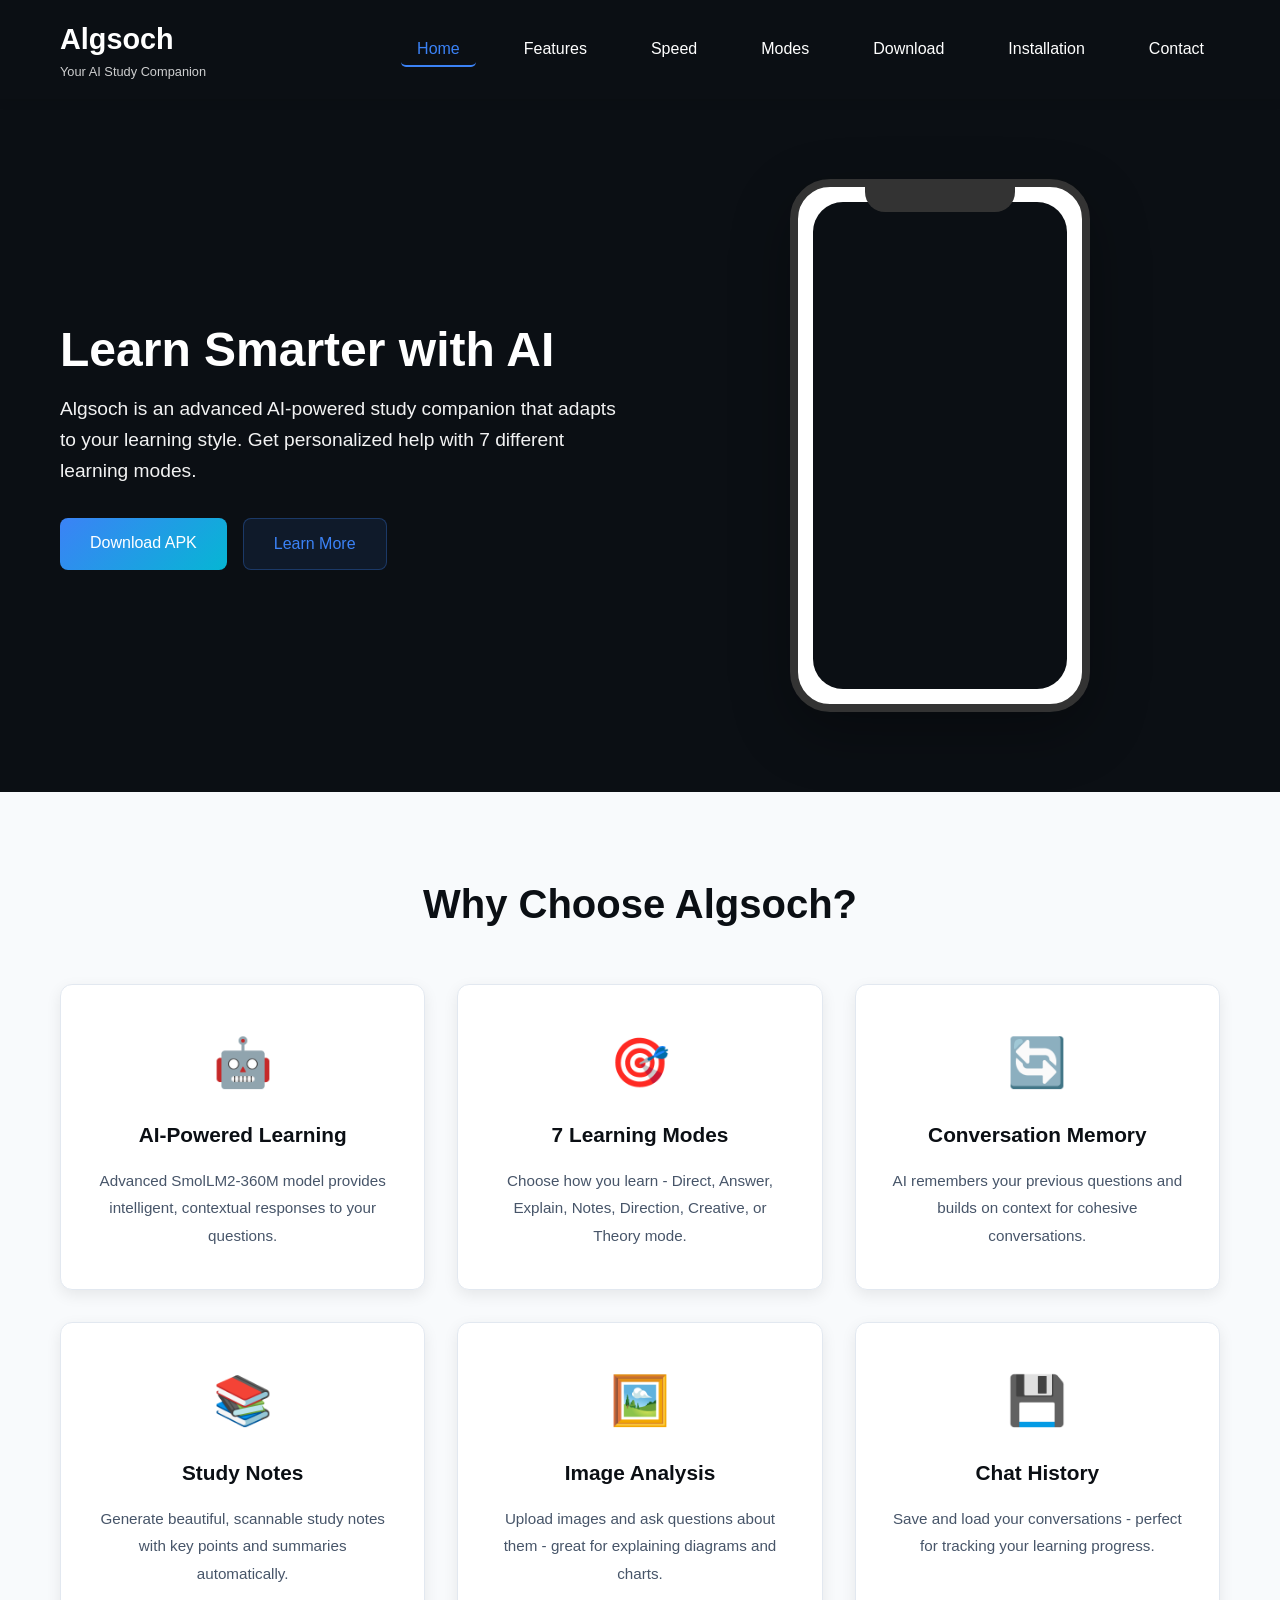
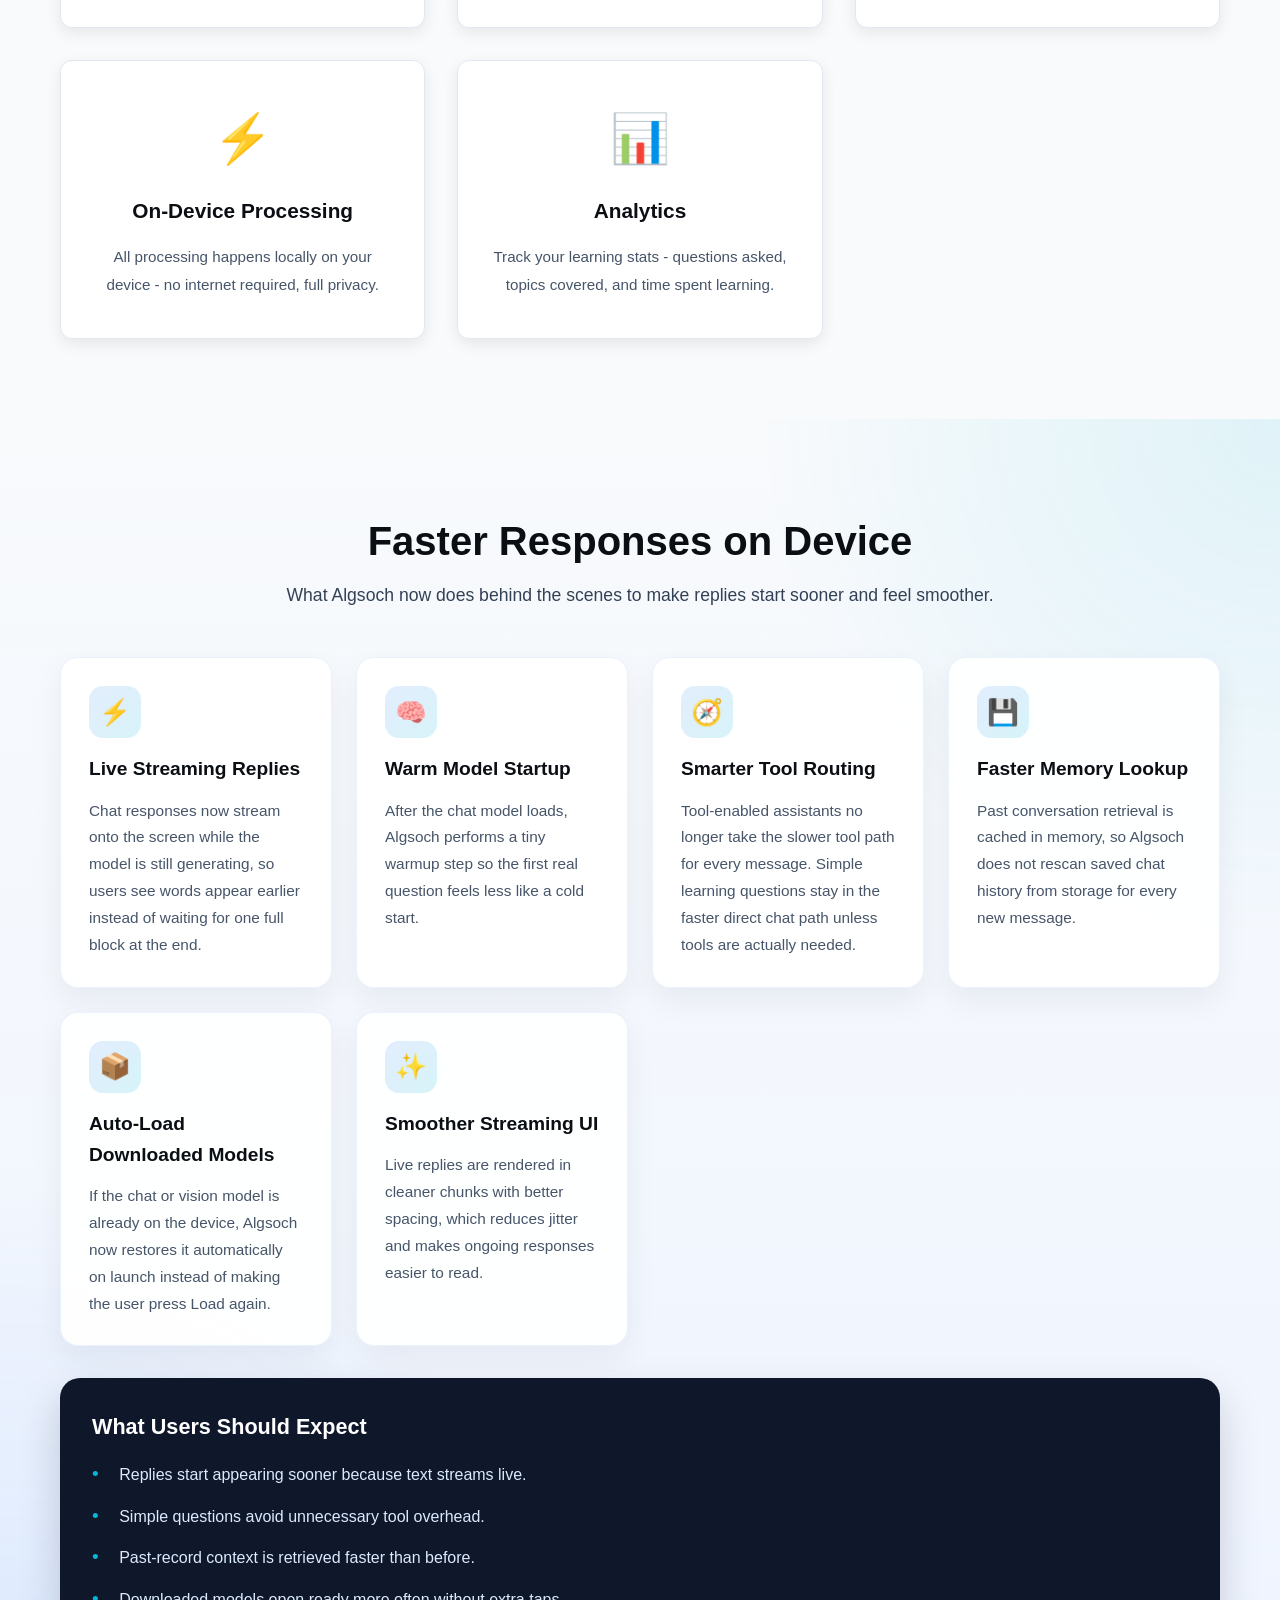
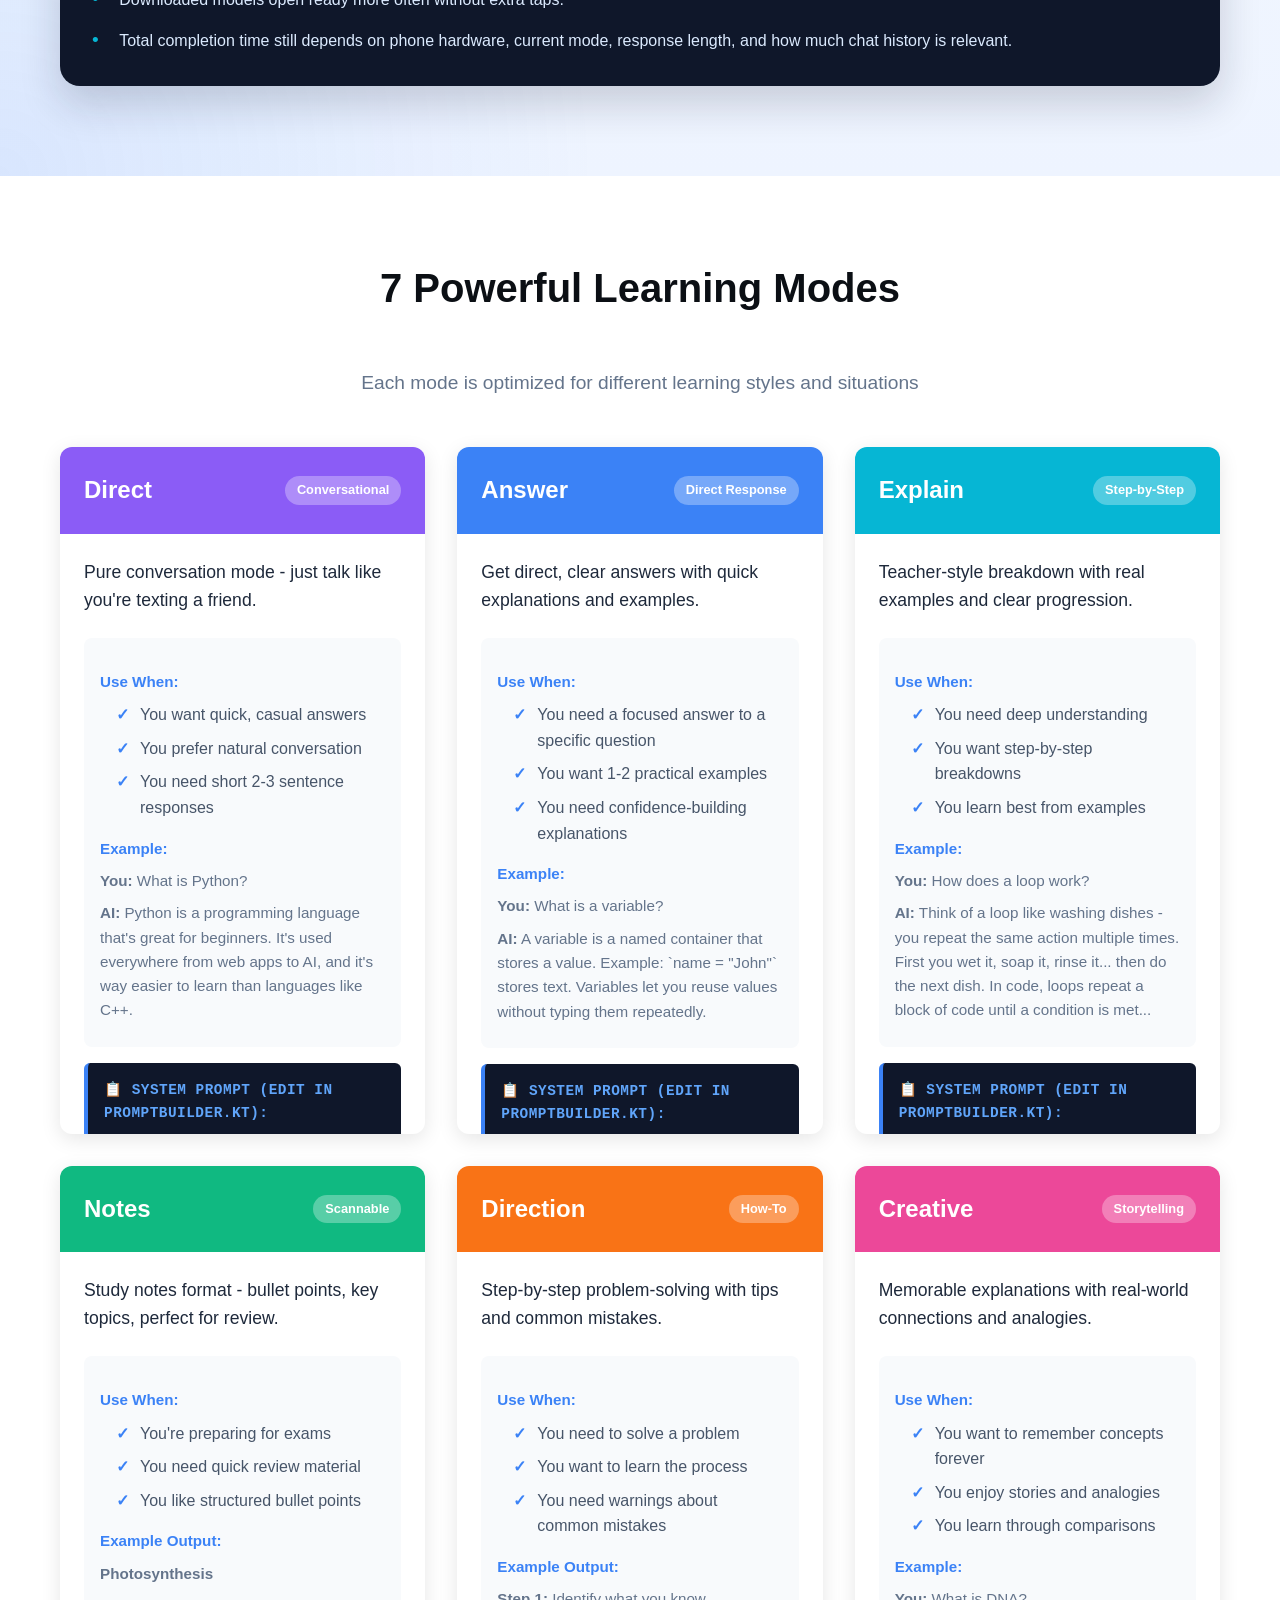
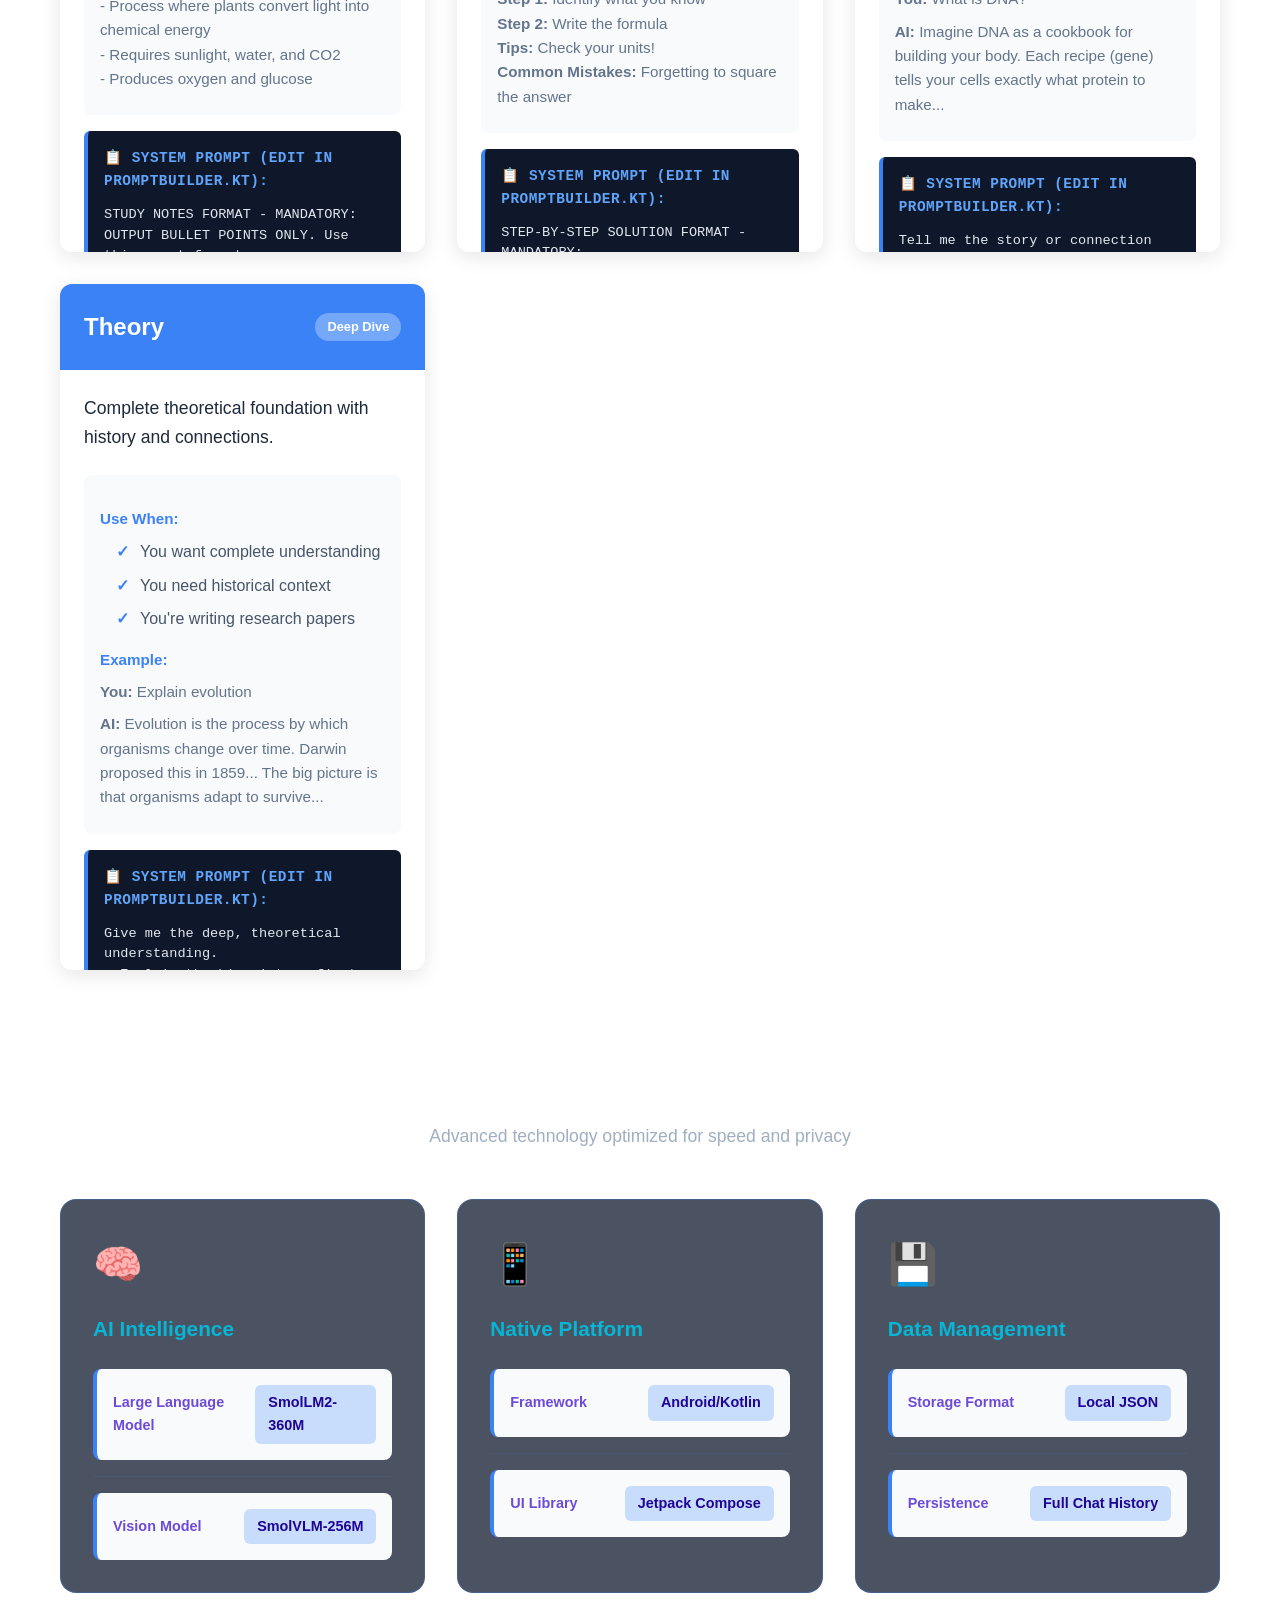
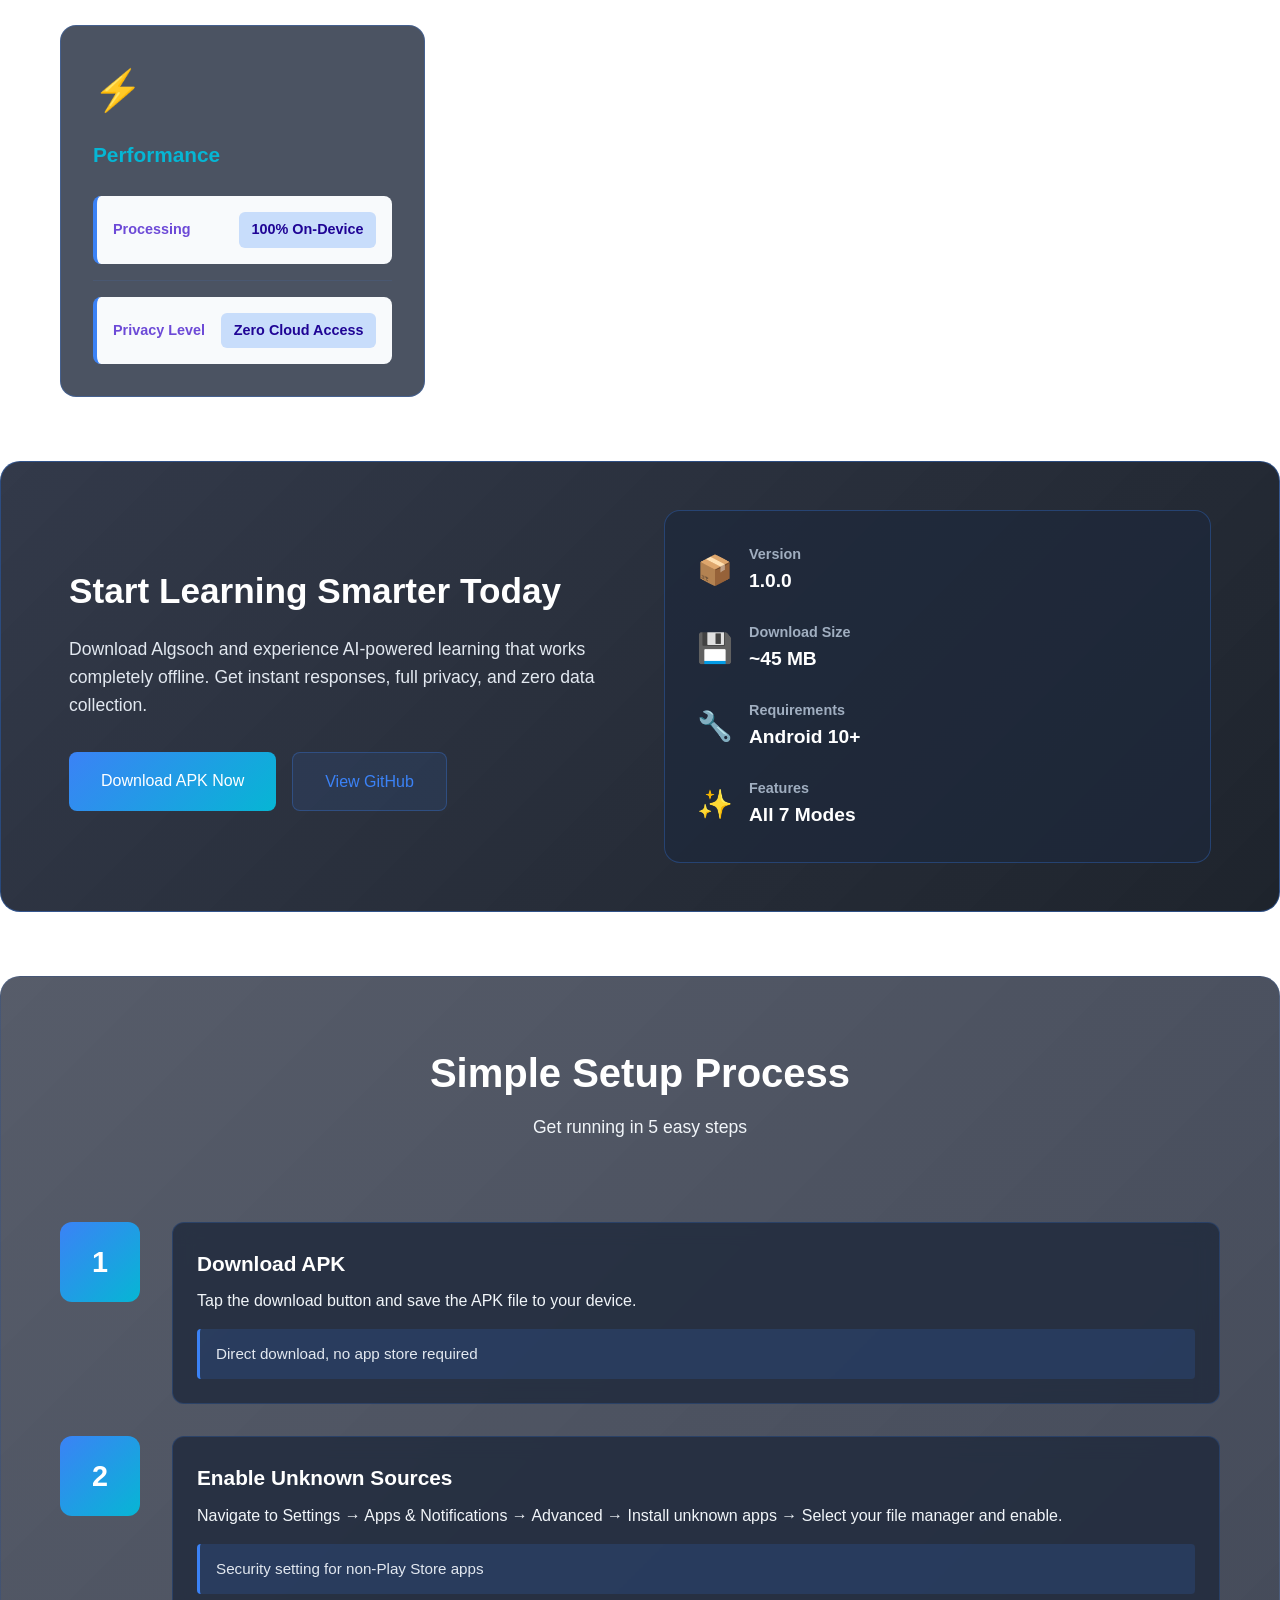
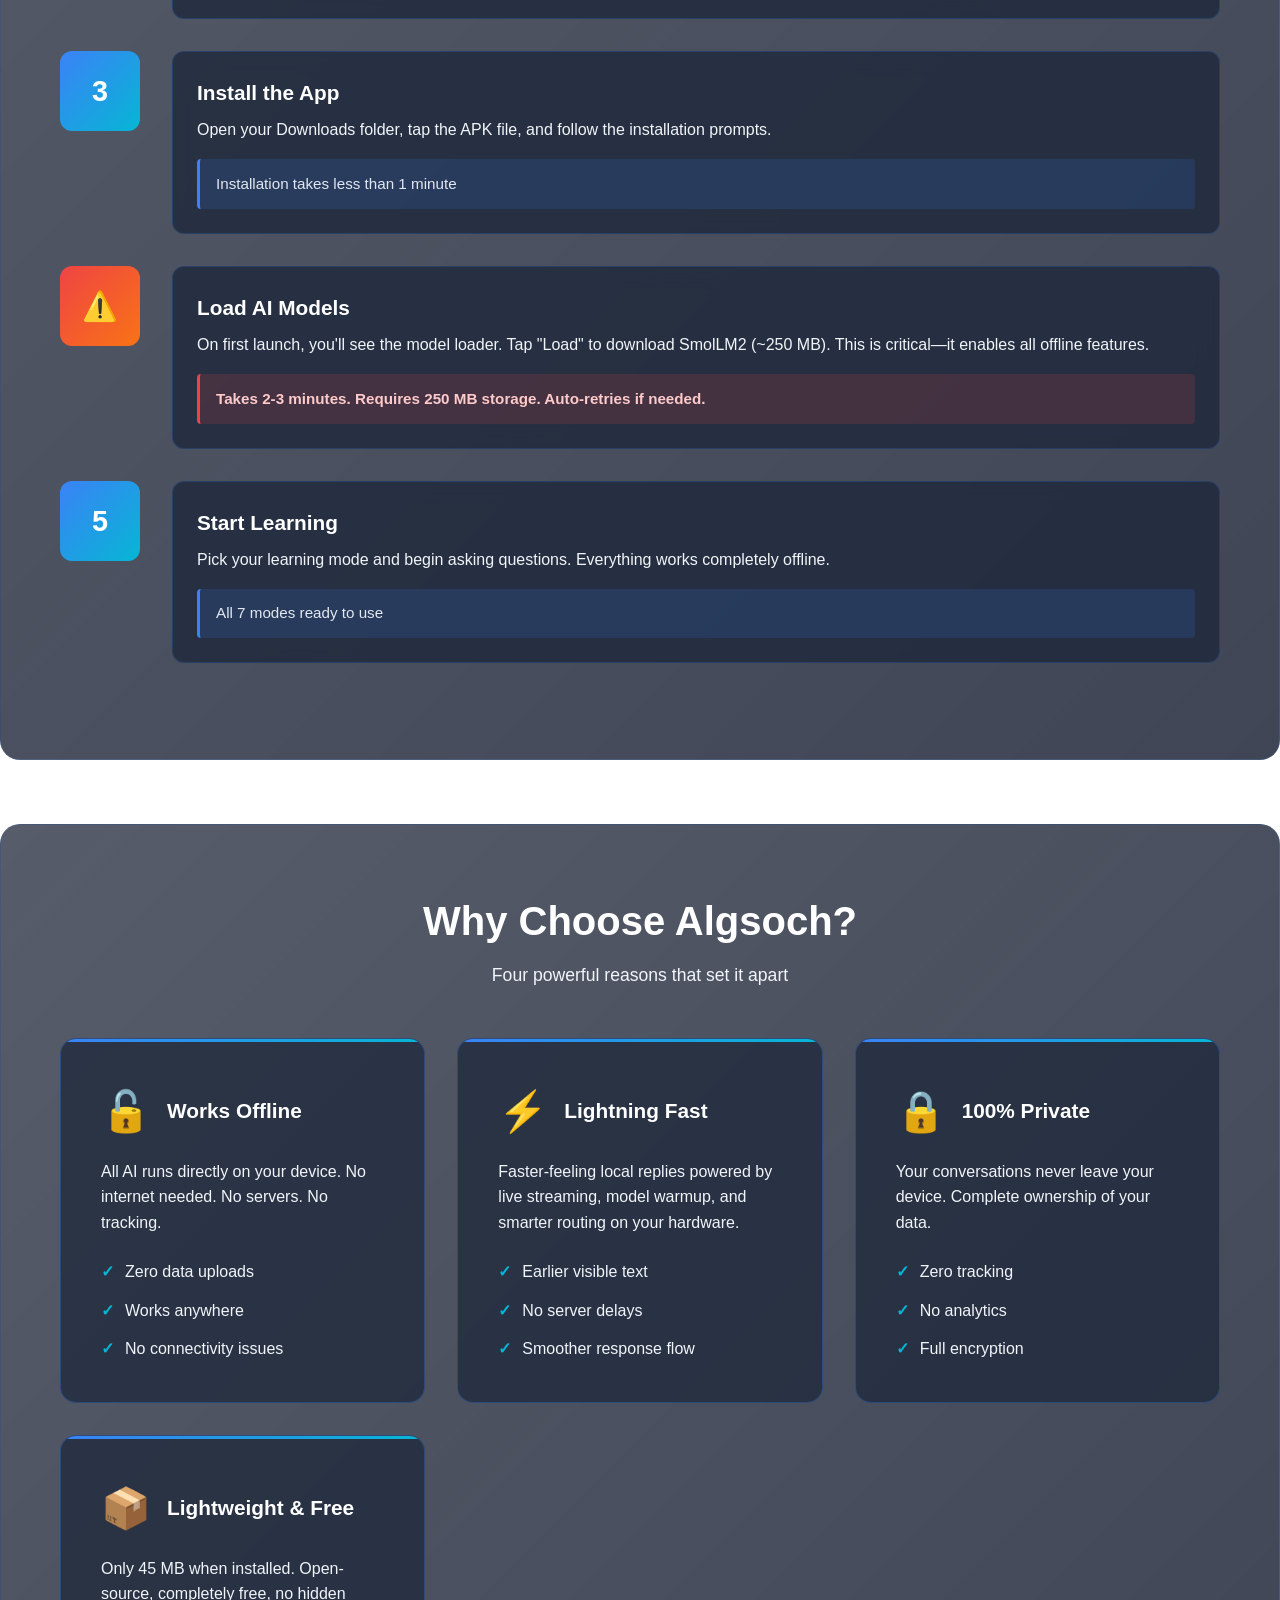
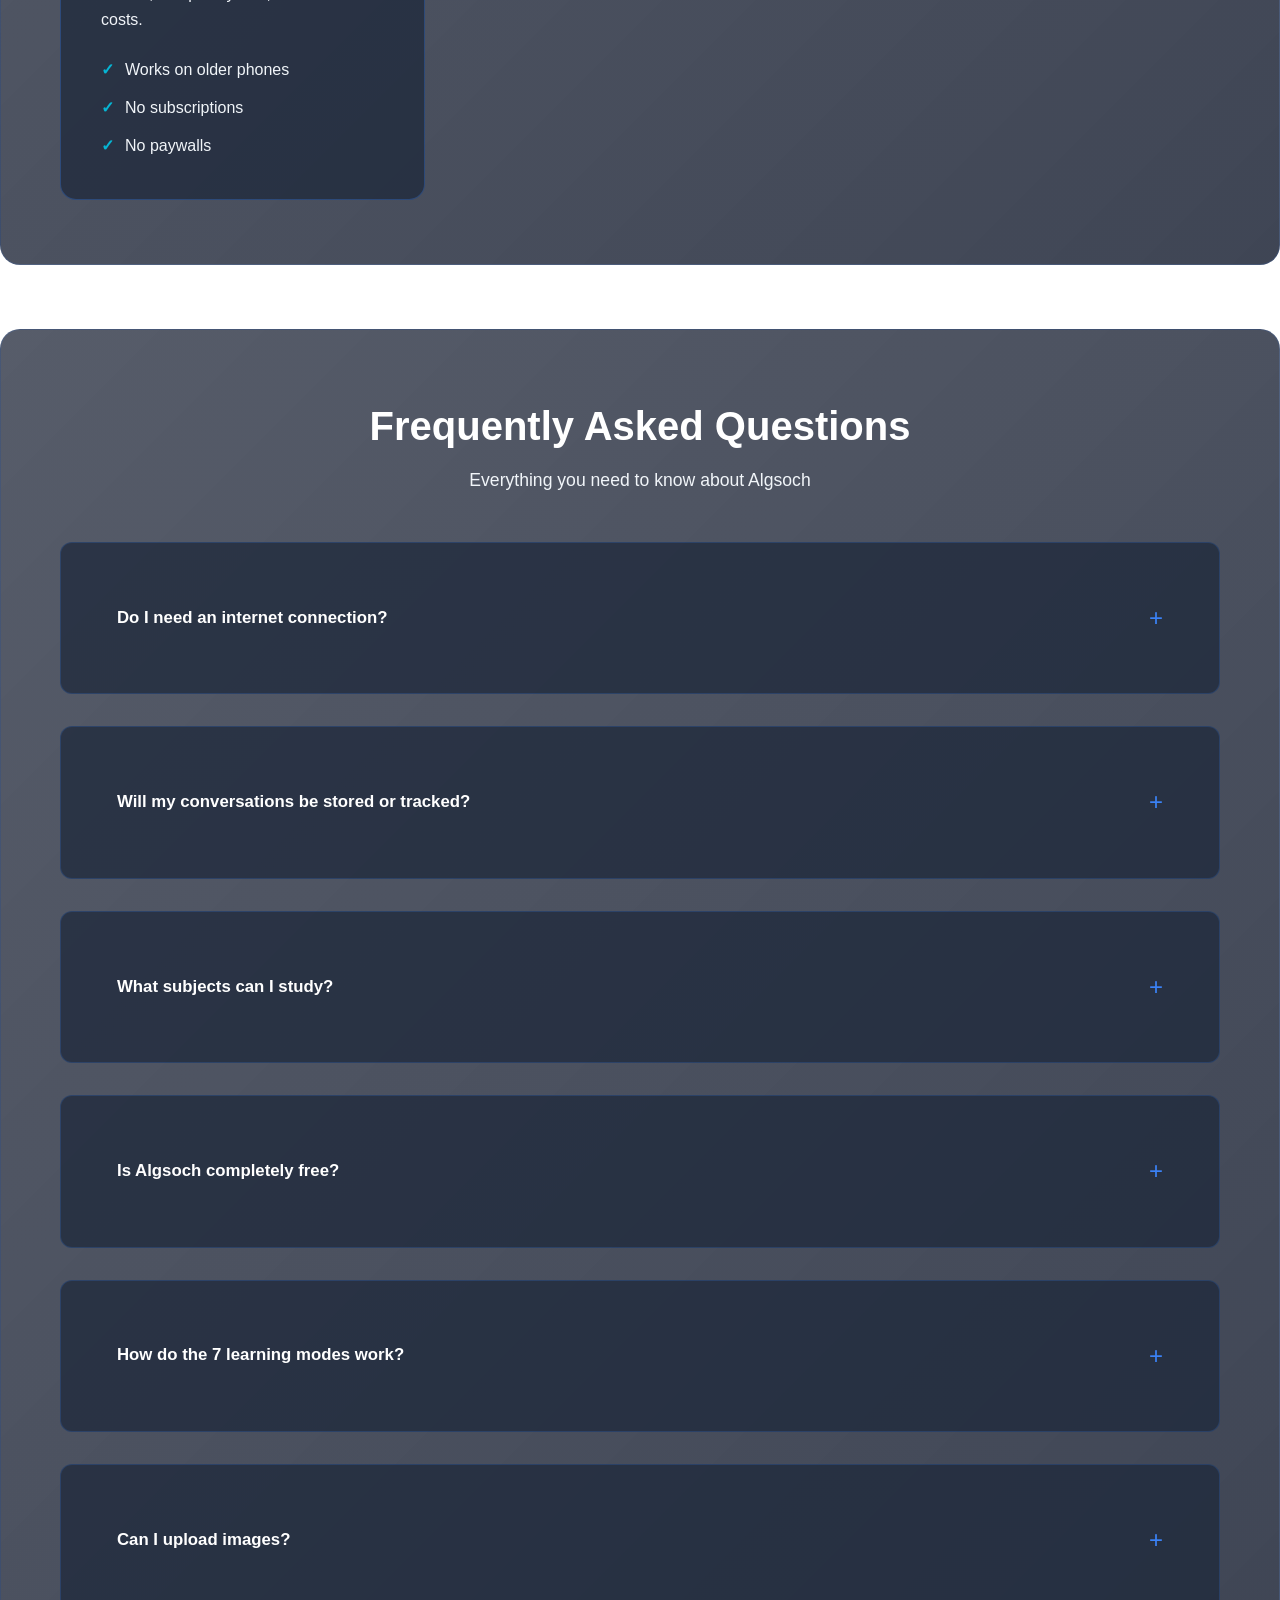
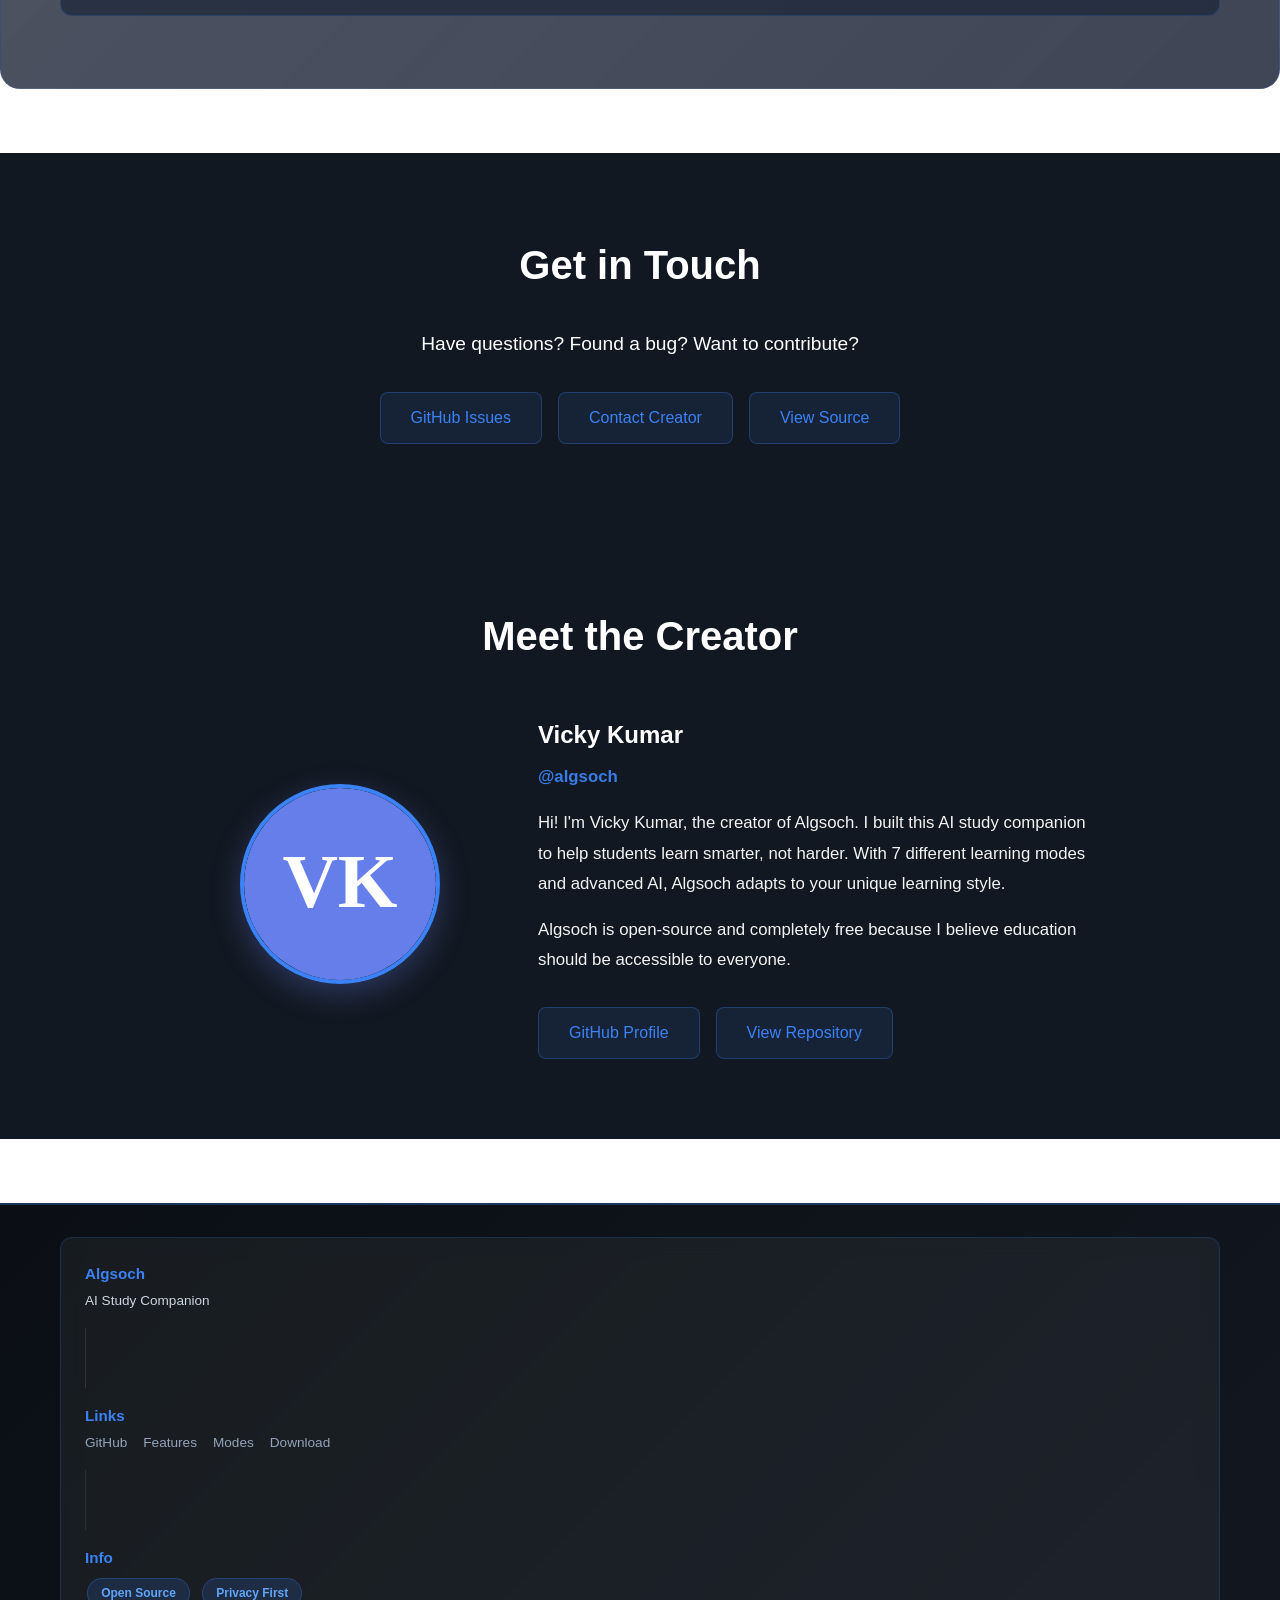
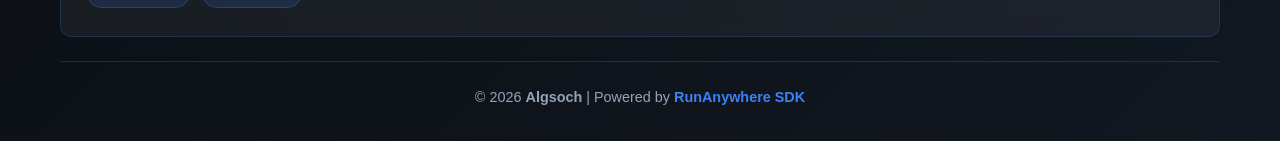
<file: docs/index.html>
<!DOCTYPE html>
<html lang="en">
<head>
    <meta charset="UTF-8">
    <meta name="viewport" content="width=device-width, initial-scale=1.0">
    <title>Algsoch - AI Study Companion</title>
    <link rel="stylesheet" href="style.css">
</head>
<body>
    <!-- Navigation -->
    <nav class="navbar">
        <div class="container">
            <div class="logo">
                <h1>Algsoch</h1>
                <p>Your AI Study Companion</p>
            </div>
            <ul class="nav-links">
                <li><a href="#home">Home</a></li>
                <li><a href="#features">Features</a></li>
                <li><a href="#speed">Speed</a></li>
                <li><a href="#modes">Modes</a></li>
                <li><a href="#download">Download</a></li>
                <li><a href="#install">Installation</a></li>
                <li><a href="#contact">Contact</a></li>
            </ul>
        </div>
    </nav>

    <!-- Hero Section -->
    <section id="home" class="hero">
        <div class="container">
            <div class="hero-content">
                <h1>Learn Smarter with AI</h1>
                <p>Algsoch is an advanced AI-powered study companion that adapts to your learning style. Get personalized help with 7 different learning modes.</p>
                <div class="hero-buttons">
                    <a href="https://github.com/FiscalMindset/algsoch/releases/download/v1.0.0/app-release-unsigned.apk" class="btn btn-primary" download>Download APK</a>
                    <a href="#features" class="btn btn-secondary">Learn More</a>
                </div>
            </div>
            <div class="hero-image">
                <div class="phone-mockup">
                    <div class="screen animated-screen">
                        <!-- SCREEN 1: HOME/MODE SELECTION -->
                        <div class="screen-content screen-1">
                            <div style="background: linear-gradient(135deg, #0B0F14 0%, #1a1f2e 100%); flex: 1; display: flex; flex-direction: column; width: 100%; padding-top: 10px;">
                                
                                <!-- Header with Icon -->
                                <div style="padding: 15px; text-align: center; position: relative;">
                                    <div style="background: radial-gradient(circle at 50% 50%, rgba(59, 130, 246, 0.3) 0%, rgba(59, 130, 246, 0) 70%); position: absolute; top: -20px; left: -20px; width: 150px; height: 150px; border-radius: 50%; pointer-events: none;"></div>
                                    <div style="background: #3B82F6; width: 44px; height: 44px; border-radius: 10px; margin: 0 auto 8px; display: flex; align-items: center; justify-content: center; font-size: 20px;">✨</div>
                                    <h1 style="margin: 0; font-size: 20px; font-weight: 700; color: white;">Algsoch</h1>
                                    <p style="margin: 4px 0 0 0; font-size: 10px; color: #3B82F6; font-weight: 600; text-transform: uppercase; letter-spacing: 0.5px;">Advanced Learning AI</p>
                                </div>

                                <!-- Modes Section Label -->
                                <div style="padding: 0 15px 10px; font-size: 10px; color: #94A3B8; text-transform: uppercase; font-weight: 600; letter-spacing: 1px;">📚 Modes</div>

                                <!-- Smart Chat Featured Card -->
                                <div style="margin: 0 10px 15px; padding: 15px; background: #1e293b; border: 2px solid #3B82F6; border-radius: 16px; border-left: 6px solid #3B82F6; height: 110px; display: flex; flex-direction: column; justify-content: space-between;">
                                    <div style="display: flex; justify-content: space-between; align-items: flex-start;">
                                        <div style="display: flex; gap: 8px; align-items: center;">
                                            <span style="font-size: 18px;">💬</span>
                                            <div>
                                                <p style="margin: 0; font-weight: 600; font-size: 11px; color: white;">Smart Chat</p>
                                                <p style="margin: 2px 0 0 0; font-size: 8px; color: #94A3B8;">Unified Experience</p>
                                            </div>
                                        </div>
                                        <span style="font-size: 14px;">→</span>
                                    </div>
                                    <p style="margin: 0; font-size: 9px; color: #cbd5e1; line-height: 1.3;">Chat with AI, upload images, and solve problems in one place.</p>
                                </div>

                                <!-- Your Assistants Section -->
                                <div style="padding: 0 15px 8px; display: flex; justify-content: space-between; align-items: center; font-size: 10px; color: #94A3B8; font-weight: 600;">
                                    <span style="text-transform: uppercase; letter-spacing: 0.5px;">🤖 Your Assistants</span>
                                    <span style="font-size: 14px; cursor: pointer;">+</span>
                                </div>

                                <!-- Add Assistant Card -->
                                <div style="margin: 0 10px; padding: 25px 15px; background: #1e293b; border: 2px dashed #334155; border-radius: 12px; text-align: center;">
                                    <p style="margin: 0; font-size: 12px; color: #94A3B8; font-weight: 500;">+ Create custom AI assistant</p>
                                </div>
                            </div>
                        </div>

                        <!-- SCREEN 2: MODEL DOWNLOAD -->
                        <div class="screen-content screen-2">
                            <div style="background: linear-gradient(135deg, #0B0F14 0%, #121821 100%); flex: 1; display: flex; flex-direction: column;">
                                <!-- Header -->
                                <div style="background: #0B0F14; padding: 15px; border-bottom: 1px solid #1e293b;">
                                    <p style="margin: 0; font-weight: bold; font-size: 13px; color: white;">Smart Chat</p>
                                    <p style="margin: 4px 0 0 0; font-size: 10px; color: #94A3B8;">Download & Load Model</p>
                                </div>

                                <!-- Model Info -->
                                <div style="padding: 15px; border-bottom: 1px solid #1e293b;">
                                    <p style="margin: 0 0 10px 0; font-size: 10px; color: #94A3B8; text-transform: uppercase; font-weight: 600;">📦 AI Model</p>
                                    <div style="background: #1e293b; padding: 12px; border-radius: 8px; border-left: 3px solid #3B82F6;">
                                        <p style="margin: 0 0 5px 0; font-weight: 600; font-size: 12px; color: white;">SmolLM2 360M</p>
                                        <p style="margin: 0; font-size: 10px; color: #94A3B8;">Size: ~300MB | RAM: 1.5GB</p>
                                    </div>
                                </div>

                                <!-- Download Progress -->
                                <div style="padding: 15px; flex: 1; display: flex; flex-direction: column; justify-content: center;">
                                    <p style="margin: 0 0 15px 0; font-size: 11px; color: #94A3B8; text-transform: uppercase; font-weight: 600;">⬇️ Download Status</p>
                                    <div style="background: #1e293b; padding: 12px; border-radius: 8px; margin-bottom: 12px;">
                                        <div style="display: flex; justify-content: space-between; margin-bottom: 8px; color: white;">
                                            <span style="font-size: 10px;">Downloading...</span>
                                            <span style="font-size: 10px; color: #3B82F6; font-weight: 600;">45%</span>
                                        </div>
                                        <div style="background: #0B0F14; height: 6px; border-radius: 3px; overflow: hidden;">
                                            <div style="background: linear-gradient(90deg, #3B82F6 0%, #06B6D4 100%); height: 100%; width: 45%; border-radius: 3px;"></div>
                                        </div>
                                        <p style="margin: 8px 0 0 0; font-size: 9px; color: #94A3B8;">135 MB / 300 MB</p>
                                    </div>

                                    <!-- Load Button -->
                                    <button style="width: 100%; background: #10b981; color: white; border: none; padding: 12px; border-radius: 8px; font-size: 11px; font-weight: 700; cursor: pointer; margin-top: 10px;">✓ Load Model</button>
                                </div>
                            </div>
                        </div>

                        <!-- SCREEN 3: CHAT INTERFACE -->
                        <div class="screen-content screen-3">
                            <div style="background: linear-gradient(135deg, #0B0F14 0%, #121821 100%); flex: 1; display: flex; flex-direction: column; width: 100%;">
                                
                                <!-- Top App Bar -->
                                <div style="background: #0B0F14; padding: 10px 12px; border-bottom: 1px solid #1e293b; display: flex; justify-content: space-between; align-items: center; gap: 8px;">
                                    <div style="display: flex; align-items: center; gap: 8px; flex: 1;">
                                        <span style="cursor: pointer; font-size: 16px;">←</span>
                                        <div style="background: #3B82F6; width: 28px; height: 28px; border-radius: 6px; display: flex; align-items: center; justify-content: center; font-size: 14px;">✨</div>
                                        <div style="flex: 1;">
                                            <p style="margin: 0; font-weight: bold; font-size: 11px; color: white;">Smart Chat</p>
                                            <p style="margin: 2px 0 0 0; font-size: 8px; color: #3B82F6; font-weight: 600;">📝 Direct Mode</p>
                                        </div>
                                    </div>
                                    <div style="display: flex; gap: 8px; font-size: 14px;">
                                        <span style="cursor: pointer;">📊</span>
                                        <span style="cursor: pointer;">💾</span>
                                    </div>
                                </div>

                                <!-- Model Loader Widget -->
                                <div style="margin: 12px; padding: 12px; background: #1e293b; border: 1px solid #334155; border-radius: 12px;">
                                    <div style="display: flex; justify-content: space-between; align-items: center; margin-bottom: 8px;">
                                        <div>
                                            <p style="margin: 0; font-weight: 600; font-size: 10px; color: white;">SmolLM2 360M</p>
                                            <p style="margin: 2px 0 0 0; font-size: 8px; color: #94A3B8;">Not loaded</p>
                                        </div>
                                        <button style="background: #10b981; color: white; border: none; padding: 6px 10px; border-radius: 6px; font-size: 8px; font-weight: 600; cursor: pointer;">Load</button>
                                    </div>
                                    <!-- Progress Bar -->
                                    <div style="background: #0B0F14; height: 4px; border-radius: 2px; overflow: hidden; margin-bottom: 6px;">
                                        <div style="background: linear-gradient(90deg, #3B82F6 0%, #06B6D4 100%); height: 100%; width: 45%;"></div>
                                    </div>
                                    <p style="margin: 0; font-size: 8px; color: #94A3B8;">Downloading... 135 MB / 300 MB</p>
                                </div>

                                <!-- Chat Messages Area -->
                                <div style="flex: 1; overflow-y: auto; padding: 12px; display: flex; flex-direction: column; gap: 12px;">
                                    <!-- User Message -->
                                    <div style="display: flex; justify-content: flex-end;">
                                        <div style="background: #3B82F6; padding: 10px 12px; border-radius: 12px; max-width: 75%; font-size: 9px; line-height: 1.4; color: white;">
                                            What is photosynthesis?
                                        </div>
                                    </div>

                                    <!-- AI Response -->
                                    <div style="display: flex; justify-content: flex-start;">
                                        <div style="background: #1e293b; padding: 10px 12px; border-radius: 4px 12px 12px 12px; max-width: 85%; font-size: 8px; line-height: 1.5; border-left: 3px solid #3B82F6; color: white;">
                                            <div style="font-weight: 600; margin-bottom: 4px; color: #06B6D4;">Photosynthesis Process</div>
                                            Photosynthesis converts light energy to chemical energy. Plants use water and CO₂ to produce glucose and oxygen in chloroplasts.
                                            <div style="margin-top: 6px; padding-top: 6px; border-top: 1px solid #334155; font-size: 7px; color: #94A3B8; display: flex; gap: 8px;">
                                                <span>SmolLM2 360M</span>
                                                <span>|</span>
                                                <span>156 tokens</span>
                                                <span>|</span>
                                                <span>1.2s</span>
                                            </div>
                                        </div>
                                    </div>
                                    <div style="display: flex; justify-content: flex-start; gap: 8px; margin-left: 12px;">
                                        <span style="cursor: pointer; font-size: 12px;">👍</span>
                                        <span style="cursor: pointer; font-size: 12px;">📋</span>
                                    </div>
                                </div>

                                <!-- Input Bar Section -->
                                <div style="background: #121821; padding: 10px; border-top: 1px solid #1e293b; display: flex; gap: 6px; align-items: flex-end;">
                                    <!-- Mode Chip -->
                                    <div style="background: rgba(59, 130, 246, 0.15); padding: 6px 10px; border-radius: 12px; font-size: 8px; color: #3B82F6; font-weight: 600; white-space: nowrap; cursor: pointer; flex-shrink: 0;">
                                        🎚️ Mode
                                    </div>
                                    
                                    <!-- Input Field -->
                                    <input type="text" placeholder="Ask anything..." style="flex: 1; background: #0B0F14; border: 1px solid #334155; color: white; padding: 8px 10px; border-radius: 10px; font-size: 9px; outline: none;" />
                                    
                                    <!-- Action Buttons -->
                                    <div style="display: flex; gap: 4px;">
                                        <button style="background: #0B0F14; color: #94A3B8; border: 1px solid #334155; width: 32px; height: 32px; padding: 0; border-radius: 8px; cursor: pointer; font-size: 14px; display: flex; align-items: center; justify-content: center;">📷</button>
                                        <button style="background: #3B82F6; color: white; border: none; width: 32px; height: 32px; padding: 0; border-radius: 8px; cursor: pointer; font-size: 12px; display: flex; align-items: center; justify-content: center; font-weight: bold;">↑</button>
                                    </div>
                                </div>
                            </div>
                        </div>
                    </div>
                </div>
            </div>
        </div>
    </section>

    <!-- Features Section -->
    <section id="features" class="features">
        <div class="container">
            <h2>Why Choose Algsoch?</h2>
            <div class="features-grid">
                <div class="feature-card">
                    <div class="feature-icon">🤖</div>
                    <h3>AI-Powered Learning</h3>
                    <p>Advanced SmolLM2-360M model provides intelligent, contextual responses to your questions.</p>
                </div>
                <div class="feature-card">
                    <div class="feature-icon">🎯</div>
                    <h3>7 Learning Modes</h3>
                    <p>Choose how you learn - Direct, Answer, Explain, Notes, Direction, Creative, or Theory mode.</p>
                </div>
                <div class="feature-card">
                    <div class="feature-icon">🔄</div>
                    <h3>Conversation Memory</h3>
                    <p>AI remembers your previous questions and builds on context for cohesive conversations.</p>
                </div>
                <div class="feature-card">
                    <div class="feature-icon">📚</div>
                    <h3>Study Notes</h3>
                    <p>Generate beautiful, scannable study notes with key points and summaries automatically.</p>
                </div>
                <div class="feature-card">
                    <div class="feature-icon">🖼️</div>
                    <h3>Image Analysis</h3>
                    <p>Upload images and ask questions about them - great for explaining diagrams and charts.</p>
                </div>
                <div class="feature-card">
                    <div class="feature-icon">💾</div>
                    <h3>Chat History</h3>
                    <p>Save and load your conversations - perfect for tracking your learning progress.</p>
                </div>
                <div class="feature-card">
                    <div class="feature-icon">⚡</div>
                    <h3>On-Device Processing</h3>
                    <p>All processing happens locally on your device - no internet required, full privacy.</p>
                </div>
                <div class="feature-card">
                    <div class="feature-icon">📊</div>
                    <h3>Analytics</h3>
                    <p>Track your learning stats - questions asked, topics covered, and time spent learning.</p>
                </div>
            </div>
        </div>
    </section>

    <!-- Response Speed Section -->
    <section id="speed" class="speed-section">
        <div class="container">
            <div class="section-header">
                <h2>Faster Responses on Device</h2>
                <p>What Algsoch now does behind the scenes to make replies start sooner and feel smoother.</p>
            </div>

            <div class="speed-grid">
                <div class="speed-card">
                    <div class="speed-icon">⚡</div>
                    <h3>Live Streaming Replies</h3>
                    <p>Chat responses now stream onto the screen while the model is still generating, so users see words appear earlier instead of waiting for one full block at the end.</p>
                </div>

                <div class="speed-card">
                    <div class="speed-icon">🧠</div>
                    <h3>Warm Model Startup</h3>
                    <p>After the chat model loads, Algsoch performs a tiny warmup step so the first real question feels less like a cold start.</p>
                </div>

                <div class="speed-card">
                    <div class="speed-icon">🧭</div>
                    <h3>Smarter Tool Routing</h3>
                    <p>Tool-enabled assistants no longer take the slower tool path for every message. Simple learning questions stay in the faster direct chat path unless tools are actually needed.</p>
                </div>

                <div class="speed-card">
                    <div class="speed-icon">💾</div>
                    <h3>Faster Memory Lookup</h3>
                    <p>Past conversation retrieval is cached in memory, so Algsoch does not rescan saved chat history from storage for every new message.</p>
                </div>

                <div class="speed-card">
                    <div class="speed-icon">📦</div>
                    <h3>Auto-Load Downloaded Models</h3>
                    <p>If the chat or vision model is already on the device, Algsoch now restores it automatically on launch instead of making the user press Load again.</p>
                </div>

                <div class="speed-card">
                    <div class="speed-icon">✨</div>
                    <h3>Smoother Streaming UI</h3>
                    <p>Live replies are rendered in cleaner chunks with better spacing, which reduces jitter and makes ongoing responses easier to read.</p>
                </div>
            </div>

            <div class="speed-note">
                <h3>What Users Should Expect</h3>
                <ul class="speed-list">
                    <li>Replies start appearing sooner because text streams live.</li>
                    <li>Simple questions avoid unnecessary tool overhead.</li>
                    <li>Past-record context is retrieved faster than before.</li>
                    <li>Downloaded models open ready more often without extra taps.</li>
                    <li>Total completion time still depends on phone hardware, current mode, response length, and how much chat history is relevant.</li>
                </ul>
            </div>
        </div>
    </section>

    <!-- Modes Section -->
    <section id="modes" class="modes">
        <div class="container">
            <h2>7 Powerful Learning Modes</h2>
            <p class="section-subtitle">Each mode is optimized for different learning styles and situations</p>
            
            <div class="modes-container">
                <!-- Direct Mode -->
                <div class="mode-card">
                    <div class="mode-header direct">
                        <h3>Direct</h3>
                        <span class="mode-badge">Conversational</span>
                    </div>
                    <div class="mode-content">
                        <p class="mode-description">Pure conversation mode - just talk like you're texting a friend.</p>
                        <div class="mode-details">
                            <h4>Use When:</h4>
                            <ul>
                                <li>You want quick, casual answers</li>
                                <li>You prefer natural conversation</li>
                                <li>You need short 2-3 sentence responses</li>
                            </ul>
                            <h4>Example:</h4>
                            <p><strong>You:</strong> What is Python?</p>
                            <p><strong>AI:</strong> Python is a programming language that's great for beginners. It's used everywhere from web apps to AI, and it's way easier to learn than languages like C++.</p>
                        </div>
                        <div class="system-prompt">
                            <h5>📋 System Prompt (Edit in PromptBuilder.kt):</h5>
                            <pre>Pure conversation mode. Answer directly and naturally without any structure or guidance format.
- Respond like a friend having a chat
- Short, direct responses (2-3 sentences typically)
- NO step-by-step or numbered points
- NO problem-solving guidance
- Just answer the question naturally</pre>
                        </div>
                    </div>
                </div>

                <!-- Answer Mode -->
                <div class="mode-card">
                    <div class="mode-header answer">
                        <h3>Answer</h3>
                        <span class="mode-badge">Direct Response</span>
                    </div>
                    <div class="mode-content">
                        <p class="mode-description">Get direct, clear answers with quick explanations and examples.</p>
                        <div class="mode-details">
                            <h4>Use When:</h4>
                            <ul>
                                <li>You need a focused answer to a specific question</li>
                                <li>You want 1-2 practical examples</li>
                                <li>You need confidence-building explanations</li>
                            </ul>
                            <h4>Example:</h4>
                            <p><strong>You:</strong> What is a variable?</p>
                            <p><strong>AI:</strong> A variable is a named container that stores a value. Example: `name = "John"` stores text. Variables let you reuse values without typing them repeatedly.</p>
                        </div>
                        <div class="system-prompt">
                            <h5>📋 System Prompt (Edit in PromptBuilder.kt):</h5>
                            <pre>Give me a direct, clear answer to my question.
- Start with the main answer first (1-2 sentences)
- Explain why it's the answer
- Give 1-2 practical examples
- Keep paragraphs short and readable
- Sound confident and knowledgeable</pre>
                        </div>
                    </div>
                </div>

                <!-- Explain Mode -->
                <div class="mode-card">
                    <div class="mode-header explain">
                        <h3>Explain</h3>
                        <span class="mode-badge">Step-by-Step</span>
                    </div>
                    <div class="mode-content">
                        <p class="mode-description">Teacher-style breakdown with real examples and clear progression.</p>
                        <div class="mode-details">
                            <h4>Use When:</h4>
                            <ul>
                                <li>You need deep understanding</li>
                                <li>You want step-by-step breakdowns</li>
                                <li>You learn best from examples</li>
                            </ul>
                            <h4>Example:</h4>
                            <p><strong>You:</strong> How does a loop work?</p>
                            <p><strong>AI:</strong> Think of a loop like washing dishes - you repeat the same action multiple times. First you wet it, soap it, rinse it... then do the next dish. In code, loops repeat a block of code until a condition is met...</p>
                        </div>
                        <div class="system-prompt">
                            <h5>📋 System Prompt (Edit in PromptBuilder.kt):</h5>
                            <pre>Explain this like a good teacher breaking it down step by step.
- Start with a simple way to think about it
- Go through the main ideas one at a time
- Use real examples to show what you mean
- Keep sentences clear and not too long
- Make it easy to follow</pre>
                        </div>
                    </div>
                </div>

                <!-- Notes Mode -->
                <div class="mode-card">
                    <div class="mode-header notes">
                        <h3>Notes</h3>
                        <span class="mode-badge">Scannable</span>
                    </div>
                    <div class="mode-content">
                        <p class="mode-description">Study notes format - bullet points, key topics, perfect for review.</p>
                        <div class="mode-details">
                            <h4>Use When:</h4>
                            <ul>
                                <li>You're preparing for exams</li>
                                <li>You need quick review material</li>
                                <li>You like structured bullet points</li>
                            </ul>
                            <h4>Example Output:</h4>
                            <p><strong>Photosynthesis</strong></p>
                            <p>- Process where plants convert light into chemical energy<br>
                            - Requires sunlight, water, and CO2<br>
                            - Produces oxygen and glucose</p>
                        </div>
                        <div class="system-prompt">
                            <h5>📋 System Prompt (Edit in PromptBuilder.kt):</h5>
                            <pre>STUDY NOTES FORMAT - MANDATORY:
OUTPUT BULLET POINTS ONLY. Use this exact format:

Topic Name
- Key point 1
- Key point 2

RULES FOR NOTES:
- Start each line with a hyphen (-)
- Keep each point SHORT (one line max)
- Use 2-4 main topics
- End with "Summary: [one sentence]"
- DO NOT write paragraphs or flowing text
- Structure like flashcard study notes</pre>
                        </div>
                    </div>
                </div>

                <!-- Direction Mode -->
                <div class="mode-card">
                    <div class="mode-header direction">
                        <h3>Direction</h3>
                        <span class="mode-badge">How-To</span>
                    </div>
                    <div class="mode-content">
                        <p class="mode-description">Step-by-step problem-solving with tips and common mistakes.</p>
                        <div class="mode-details">
                            <h4>Use When:</h4>
                            <ul>
                                <li>You need to solve a problem</li>
                                <li>You want to learn the process</li>
                                <li>You need warnings about common mistakes</li>
                            </ul>
                            <h4>Example Output:</h4>
                            <p><strong>Step 1:</strong> Identify what you know<br>
                            <strong>Step 2:</strong> Write the formula<br>
                            <strong>Tips:</strong> Check your units!<br>
                            <strong>Common Mistakes:</strong> Forgetting to square the answer</p>
                        </div>
                        <div class="system-prompt">
                            <h5>📋 System Prompt (Edit in PromptBuilder.kt):</h5>
                            <pre>STEP-BY-STEP SOLUTION FORMAT - MANDATORY:
OUTPUT NUMBERED STEPS ONLY. Use this exact format:

Step 1: [First action]
[Brief explanation]

Step 2: [Second action]
[Brief explanation]

Tips:
- Tip 1
- Tip 2

Common Mistakes:
- Mistake 1
- Mistake 2

RULES FOR STEPS:
- Start each step with "Step 1:", "Step 2:", etc.
- Always include "Tips:" section
- Always include "Common Mistakes:" section
- Focus on HOW TO DO IT, not theory</pre>
                        </div>
                    </div>
                </div>

                <!-- Creative Mode -->
                <div class="mode-card">
                    <div class="mode-header creative">
                        <h3>Creative</h3>
                        <span class="mode-badge">Storytelling</span>
                    </div>
                    <div class="mode-content">
                        <p class="mode-description">Memorable explanations with real-world connections and analogies.</p>
                        <div class="mode-details">
                            <h4>Use When:</h4>
                            <ul>
                                <li>You want to remember concepts forever</li>
                                <li>You enjoy stories and analogies</li>
                                <li>You learn through comparisons</li>
                            </ul>
                            <h4>Example:</h4>
                            <p><strong>You:</strong> What is DNA?</p>
                            <p><strong>AI:</strong> Imagine DNA as a cookbook for building your body. Each recipe (gene) tells your cells exactly what protein to make...</p>
                        </div>
                        <div class="system-prompt">
                            <h5>📋 System Prompt (Edit in PromptBuilder.kt):</h5>
                            <pre>Tell me the story or connection behind this. Make it memorable.
- Start with "Imagine..." or "Think about..."
- Use comparisons to things I know
- Make it interesting to read
- Show why this is useful in real life
- End with why I should care</pre>
                        </div>
                    </div>
                </div>

                <!-- Theory Mode -->
                <div class="mode-card">
                    <div class="mode-header theory">
                        <h3>Theory</h3>
                        <span class="mode-badge">Deep Dive</span>
                    </div>
                    <div class="mode-content">
                        <p class="mode-description">Complete theoretical foundation with history and connections.</p>
                        <div class="mode-details">
                            <h4>Use When:</h4>
                            <ul>
                                <li>You want complete understanding</li>
                                <li>You need historical context</li>
                                <li>You're writing research papers</li>
                            </ul>
                            <h4>Example:</h4>
                            <p><strong>You:</strong> Explain evolution</p>
                            <p><strong>AI:</strong> Evolution is the process by which organisms change over time. Darwin proposed this in 1859... The big picture is that organisms adapt to survive...</p>
                        </div>
                        <div class="system-prompt">
                            <h5>📋 System Prompt (Edit in PromptBuilder.kt):</h5>
                            <pre>Give me the deep, theoretical understanding.
- Explain the big picture first
- Go into the main ideas and concepts
- Show how it connects to other things
- Talk about the background and history
- Be thorough and accurate</pre>
                        </div>
                    </div>
                </div>
            </div>
        </div>
    </section>

    <!-- Technical Stack Section -->
    <section class="tech-stack-section">
        <div class="container">
            <div class="section-header">
                <h2>Built with Power</h2>
                <p>Advanced technology optimized for speed and privacy</p>
            </div>
            
            <div class="tech-grid">
                <div class="tech-card">
                    <div class="tech-icon">🧠</div>
                    <h3>AI Intelligence</h3>
                    <div class="tech-specs">
                        <div class="spec-item">
                            <span class="spec-label">Large Language Model</span>
                            <span class="spec-value">SmolLM2-360M</span>
                        </div>
                        <div class="spec-divider"></div>
                        <div class="spec-item">
                            <span class="spec-label">Vision Model</span>
                            <span class="spec-value">SmolVLM-256M</span>
                        </div>
                    </div>
                </div>

                <div class="tech-card">
                    <div class="tech-icon">📱</div>
                    <h3>Native Platform</h3>
                    <div class="tech-specs">
                        <div class="spec-item">
                            <span class="spec-label">Framework</span>
                            <span class="spec-value">Android/Kotlin</span>
                        </div>
                        <div class="spec-divider"></div>
                        <div class="spec-item">
                            <span class="spec-label">UI Library</span>
                            <span class="spec-value">Jetpack Compose</span>
                        </div>
                    </div>
                </div>

                <div class="tech-card">
                    <div class="tech-icon">💾</div>
                    <h3>Data Management</h3>
                    <div class="tech-specs">
                        <div class="spec-item">
                            <span class="spec-label">Storage Format</span>
                            <span class="spec-value">Local JSON</span>
                        </div>
                        <div class="spec-divider"></div>
                        <div class="spec-item">
                            <span class="spec-label">Persistence</span>
                            <span class="spec-value">Full Chat History</span>
                        </div>
                    </div>
                </div>

                <div class="tech-card">
                    <div class="tech-icon">⚡</div>
                    <h3>Performance</h3>
                    <div class="tech-specs">
                        <div class="spec-item">
                            <span class="spec-label">Processing</span>
                            <span class="spec-value">100% On-Device</span>
                        </div>
                        <div class="spec-divider"></div>
                        <div class="spec-item">
                            <span class="spec-label">Privacy Level</span>
                            <span class="spec-value">Zero Cloud Access</span>
                        </div>
                    </div>
                </div>
            </div>
        </div>
    </section>

    <!-- Download Hero Section -->
    <section id="download" class="download-hero">
        <div class="container">
            <div class="download-content">
                <div class="download-text">
                    <h2>Start Learning Smarter Today</h2>
                    <p>Download Algsoch and experience AI-powered learning that works completely offline. Get instant responses, full privacy, and zero data collection.</p>
                    
                    <div class="download-cta">
                        <a href="https://github.com/FiscalMindset/algsoch/releases/download/v1.0.0/app-release-unsigned.apk" class="btn-primary btn-lg" download>Download APK Now</a>
                        <a href="https://github.com/FiscalMindset/algsoch" target="_blank" class="btn-secondary btn-lg">View GitHub</a>
                    </div>
                </div>

                <div class="app-specs-card">
                    <div class="spec-row">
                        <span class="spec-icon">📦</span>
                        <div>
                            <p class="spec-title">Version</p>
                            <p class="spec-data">1.0.0</p>
                        </div>
                    </div>
                    <div class="spec-row">
                        <span class="spec-icon">💾</span>
                        <div>
                            <p class="spec-title">Download Size</p>
                            <p class="spec-data">~45 MB</p>
                        </div>
                    </div>
                    <div class="spec-row">
                        <span class="spec-icon">🔧</span>
                        <div>
                            <p class="spec-title">Requirements</p>
                            <p class="spec-data">Android 10+</p>
                        </div>
                    </div>
                    <div class="spec-row">
                        <span class="spec-icon">✨</span>
                        <div>
                            <p class="spec-title">Features</p>
                            <p class="spec-data">All 7 Modes</p>
                        </div>
                    </div>
                </div>
            </div>
        </div>
    </section>

    <!-- Installation Steps - Visual Timeline -->
    <section class="installation-section" id="install">
        <div class="container">
            <div class="section-header">
                <h2>Simple Setup Process</h2>
                <p>Get running in 5 easy steps</p>
            </div>

            <div class="installation-timeline">
                <div class="timeline-item">
                    <div class="timeline-marker">1</div>
                    <div class="timeline-content">
                        <h4>Download APK</h4>
                        <p>Tap the download button and save the APK file to your device.</p>
                        <div class="timeline-highlight">Direct download, no app store required</div>
                    </div>
                </div>

                <div class="timeline-item">
                    <div class="timeline-marker">2</div>
                    <div class="timeline-content">
                        <h4>Enable Unknown Sources</h4>
                        <p>Navigate to Settings → Apps & Notifications → Advanced → Install unknown apps → Select your file manager and enable.</p>
                        <div class="timeline-highlight">Security setting for non-Play Store apps</div>
                    </div>
                </div>

                <div class="timeline-item">
                    <div class="timeline-marker">3</div>
                    <div class="timeline-content">
                        <h4>Install the App</h4>
                        <p>Open your Downloads folder, tap the APK file, and follow the installation prompts.</p>
                        <div class="timeline-highlight">Installation takes less than 1 minute</div>
                    </div>
                </div>

                <div class="timeline-item highlight-step">
                    <div class="timeline-marker">⚠️</div>
                    <div class="timeline-content">
                        <h4>Load AI Models</h4>
                        <p>On first launch, you'll see the model loader. Tap "Load" to download SmolLM2 (~250 MB). This is critical—it enables all offline features.</p>
                        <div class="timeline-highlight">Takes 2-3 minutes. Requires 250 MB storage. Auto-retries if needed.</div>
                    </div>
                </div>

                <div class="timeline-item">
                    <div class="timeline-marker">5</div>
                    <div class="timeline-content">
                        <h4>Start Learning</h4>
                        <p>Pick your learning mode and begin asking questions. Everything works completely offline.</p>
                        <div class="timeline-highlight">All 7 modes ready to use</div>
                    </div>
                </div>
            </div>
        </div>
    </section>

    <!-- Why Algsoch - Feature Cards -->
    <section class="why-algsoch-section">
        <div class="container">
            <div class="section-header">
                <h2>Why Choose Algsoch?</h2>
                <p>Four powerful reasons that set it apart</p>
            </div>

            <div class="why-features-grid">
                <div class="why-card">
                    <div class="why-card-header">
                        <div class="why-icon">🔓</div>
                        <h3>Works Offline</h3>
                    </div>
                    <p>All AI runs directly on your device. No internet needed. No servers. No tracking.</p>
                    <ul class="why-benefits">
                        <li>Zero data uploads</li>
                        <li>Works anywhere</li>
                        <li>No connectivity issues</li>
                    </ul>
                </div>

                <div class="why-card">
                    <div class="why-card-header">
                        <div class="why-icon">⚡</div>
                        <h3>Lightning Fast</h3>
                    </div>
                    <p>Faster-feeling local replies powered by live streaming, model warmup, and smarter routing on your hardware.</p>
                    <ul class="why-benefits">
                        <li>Earlier visible text</li>
                        <li>No server delays</li>
                        <li>Smoother response flow</li>
                    </ul>
                </div>

                <div class="why-card">
                    <div class="why-card-header">
                        <div class="why-icon">🔒</div>
                        <h3>100% Private</h3>
                    </div>
                    <p>Your conversations never leave your device. Complete ownership of your data.</p>
                    <ul class="why-benefits">
                        <li>Zero tracking</li>
                        <li>No analytics</li>
                        <li>Full encryption</li>
                    </ul>
                </div>

                <div class="why-card">
                    <div class="why-card-header">
                        <div class="why-icon">📦</div>
                        <h3>Lightweight & Free</h3>
                    </div>
                    <p>Only 45 MB when installed. Open-source, completely free, no hidden costs.</p>
                    <ul class="why-benefits">
                        <li>Works on older phones</li>
                        <li>No subscriptions</li>
                        <li>No paywalls</li>
                    </ul>
                </div>
            </div>
        </div>
    </section>

    <!-- FAQ - Modern Accordion -->
    <section class="faq-section">
        <div class="container">
            <div class="section-header">
                <h2>Frequently Asked Questions</h2>
                <p>Everything you need to know about Algsoch</p>
            </div>

            <div class="faq-container">
                <details class="faq-item">
                    <summary>
                        <span class="faq-question">Do I need an internet connection?</span>
                        <span class="faq-toggle">+</span>
                    </summary>
                    <div class="faq-answer">
                        <p>No! Algsoch runs completely offline. All AI processing happens directly on your device. You can use it anywhere without needing WiFi or mobile data.</p>
                    </div>
                </details>

                <details class="faq-item">
                    <summary>
                        <span class="faq-question">Will my conversations be stored or tracked?</span>
                        <span class="faq-toggle">+</span>
                    </summary>
                    <div class="faq-answer">
                        <p>All conversations stay locally on your device only. We don't collect, store, or upload any data. You have 100% control over your learning history.</p>
                    </div>
                </details>

                <details class="faq-item">
                    <summary>
                        <span class="faq-question">What subjects can I study?</span>
                        <span class="faq-toggle">+</span>
                    </summary>
                    <div class="faq-answer">
                        <p>Algsoch works with any subject: Math, Science, Languages, Programming, History, Economics, Philosophy, and more. The AI adapts to whatever you're learning.</p>
                    </div>
                </details>

                <details class="faq-item">
                    <summary>
                        <span class="faq-question">Is Algsoch completely free?</span>
                        <span class="faq-toggle">+</span>
                    </summary>
                    <div class="faq-answer">
                        <p>Yes, 100% free. Algsoch is open-source with no subscriptions, no ads, and no hidden costs. We believe education should be accessible to everyone.</p>
                    </div>
                </details>

                <details class="faq-item">
                    <summary>
                        <span class="faq-question">How do the 7 learning modes work?</span>
                        <span class="faq-toggle">+</span>
                    </summary>
                    <div class="faq-answer">
                        <p>Tap the Mode button in the chat interface to see all 7 learning styles: Direct Answer, Explain Concept, Study Notes, Step-by-Step Direction, Creative Exploration, Theory Deep-Dive, and Q&A Format. Each adapts the AI's response style.</p>
                    </div>
                </details>

                <details class="faq-item">
                    <summary>
                        <span class="faq-question">Can I upload images?</span>
                        <span class="faq-toggle">+</span>
                    </summary>
                    <div class="faq-answer">
                        <p>Yes! Use the image button in the chat to upload photos of diagrams, equations, handwritten notes, charts, or any visual content. The AI will analyze and help explain what you've shared.</p>
                    </div>
                </details>
            </div>
        </div>
    </section>

    <!-- Footer Section -->
    <section id="contact" class="contact-section">
        <div class="container">
            <h2>Get in Touch</h2>
            <div class="contact-info">
                <p>Have questions? Found a bug? Want to contribute?</p>
                <div class="contact-buttons">
                    <a href="https://github.com/FiscalMindset/algsoch/issues" target="_blank" class="btn btn-secondary">GitHub Issues</a>
                    <a href="https://github.com/algsoch" target="_blank" class="btn btn-secondary">Contact Creator</a>
                    <a href="https://github.com/FiscalMindset/algsoch" target="_blank" class="btn btn-secondary">View Source</a>
                </div>
            </div>
        </div>
    </section>

    <!-- About Me Section -->
    <section class="about-me">
        <div class="container">
            <h2>Meet the Creator</h2>
            <div class="about-content">
                <div class="about-image">
                    <img id="github-avatar" alt="Vicky Kumar" class="avatar">
                </div>
                <div class="about-text">
                    <h3>Vicky Kumar</h3>
                    <p class="about-subtitle">@algsoch</p>
                    <p>Hi! I'm Vicky Kumar, the creator of Algsoch. I built this AI study companion to help students learn smarter, not harder. With 7 different learning modes and advanced AI, Algsoch adapts to your unique learning style.</p>
                    <p>Algsoch is open-source and completely free because I believe education should be accessible to everyone.</p>
                    <div class="about-links">
                        <a href="https://github.com/algsoch" target="_blank" class="btn btn-secondary">GitHub Profile</a>
                        <a href="https://github.com/FiscalMindset/algsoch" target="_blank" class="btn btn-secondary">View Repository</a>
                    </div>
                </div>
            </div>
        </div>
    </section>

    <!-- Footer -->
    <footer class="footer">
        <div class="container">
            <div class="footer-box">
                <div class="footer-item">
                    <h4>Algsoch</h4>
                    <p>AI Study Companion</p>
                </div>
                <div class="footer-divider"></div>
                <div class="footer-item">
                    <h4>Links</h4>
                    <div class="footer-links-inline">
                        <a href="https://github.com/FiscalMindset/algsoch" target="_blank">GitHub</a>
                        <a href="#features">Features</a>
                        <a href="#modes">Modes</a>
                        <a href="#download">Download</a>
                    </div>
                </div>
                <div class="footer-divider"></div>
                <div class="footer-item">
                    <h4>Info</h4>
                    <div class="footer-badges">
                        <span class="badge">Open Source</span>
                        <span class="badge">Privacy First</span>
                    </div>
                </div>
            </div>
            <div class="footer-bottom-simple">
                <p>&copy; 2026 <strong>Algsoch</strong> | Powered by <a href="https://www.runanywhere.ai/" target="_blank">RunAnywhere SDK</a></p>
            </div>
        </div>
    </footer>

    <script src="script.js"></script>
</body>
</html>
</file>
<file: docs/style.css>
/* Variables - Exact Algsoch App Colors */
:root {
    --background-dark: #0B0F14;
    --surface-secondary: #121821;
    --accent-blue: #3B82F6;
    --accent-cyan: #06B6D4;
    --accent-violet: #8B5CF6;
    --accent-pink: #EC4899;
    --accent-green: #10B981;
    --accent-orange: #F97316;
    --text-primary: #FFFFFF;
    --text-muted: #94A3B8;
    --text-secondary: #B0B8C1;
    --transition: all 0.3s ease;
    
    /* Additional Variables for Clarity */
    --primary-color: #3B82F6;
    --dark-bg: #0B0F14;
    --light-bg: #F8FAFC;
    --text-light: #64748B;
    --text-dark: #1E293B;
}

/* Reset */
* {
    margin: 0;
    padding: 0;
    box-sizing: border-box;
}

/* Global Styles */
body {
    font-family: 'Segoe UI', Tahoma, Geneva, Verdana, sans-serif;
    line-height: 1.6;
    color: var(--text-primary);
}

.container {
    max-width: 1200px;
    margin: 0 auto;
    padding: 0 20px;
}

/* Navigation */
.navbar {
    background: var(--background-dark);
    color: white;
    padding: 1rem 0;
    position: sticky;
    top: 0;
    z-index: 100;
    box-shadow: 0 2px 10px rgba(0,0,0,0.1);
}

.navbar .container {
    display: flex;
    justify-content: space-between;
    align-items: center;
}

.logo h1 {
    font-size: 1.8rem;
    margin-bottom: 0;
}

.logo p {
    font-size: 0.8rem;
    opacity: 0.8;
    margin: 0;
}

.nav-links {
    display: flex;
    list-style: none;
    gap: 2rem;
}

.nav-links a {
    color: white;
    text-decoration: none;
    transition: var(--transition);
    padding: 0.5rem 1rem;
    border-radius: 5px;
}

.nav-links a:hover {
    background: rgba(74, 144, 226, 0.2);
}

/* Hero Section */
.hero {
    background: var(--background-dark);
    color: white;
    padding: 80px 0;
}

.hero .container {
    display: grid;
    grid-template-columns: 1fr 1fr;
    gap: 40px;
    align-items: center;
}

.hero-content h1 {
    font-size: 3rem;
    margin-bottom: 1rem;
    line-height: 1.2;
}

.hero-content p {
    font-size: 1.2rem;
    margin-bottom: 2rem;
    opacity: 0.95;
}

.hero-buttons {
    display: flex;
    gap: 1rem;
}

/* Buttons */
.btn {
    padding: 12px 30px;
    border-radius: 8px;
    text-decoration: none;
    display: inline-block;
    transition: var(--transition);
    font-weight: 600;
    border: 2px solid transparent;
    cursor: pointer;
}

.btn-primary {
    background: var(--primary-color);
    color: white;
}

.btn-primary:hover {
    transform: translateY(-2px);
    box-shadow: 0 10px 20px rgba(74, 144, 226, 0.3);
}

.btn-secondary {
    background: white;
    color: #3B82F6;
    border-color: white;
    border: 2px solid #3B82F6;
    font-weight: 700;
}

.btn-secondary:hover {
    background: #3B82F6;
    color: white;
    box-shadow: 0 5px 15px rgba(59, 130, 246, 0.3);
}

.btn-large {
    padding: 15px 40px;
    font-size: 1.1rem;
}

/* Phone Mockup */
.hero-image {
    display: flex;
    justify-content: center;
    align-items: center;
}

.phone-mockup {
    background: white;
    border-radius: 40px;
    padding: 15px;
    box-shadow: 0 20px 60px rgba(0,0,0,0.3);
    width: 300px;
    aspect-ratio: 9/16;
    border: 8px solid #333;
    position: relative;
    overflow: hidden;
}

.phone-mockup::before {
    content: '';
    position: absolute;
    top: 0;
    left: 50%;
    transform: translateX(-50%);
    width: 150px;
    height: 25px;
    background: #333;
    border-radius: 0 0 20px 20px;
    z-index: 10;
}

.screen {
    background: var(--background-dark);
    height: 100%;
    border-radius: 30px;
    overflow: hidden;
    display: flex;
    flex-direction: column;
    align-items: center;
    justify-content: center;
}

/* Animated Screen Carousel */
.animated-screen {
    position: relative;
    width: 100%;
    height: 100%;
}

.screen-content {
    position: absolute;
    width: 100%;
    height: 100%;
    display: none;
    opacity: 0;
    animation: screenFade 12s infinite;
}

.screen-1 {
    display: flex;
    animation-delay: 0s;
}

.screen-2 {
    display: flex;
    animation-delay: 4s;
}

.screen-3 {
    display: flex;
    animation-delay: 8s;
}

@keyframes screenFade {
    0% {
        opacity: 0;
    }
    5% {
        opacity: 1;
    }
    28% {
        opacity: 1;
    }
    33% {
        opacity: 0;
    }
    100% {
        opacity: 0;
    }
}

/* Features Section */
.features {
    padding: 80px 0;
    background: var(--light-bg);
}

.features h2,
.modes h2 {
    text-align: center;
    font-size: 2.5rem;
    margin-bottom: 3rem;
    color: var(--dark-bg);
}

.section-subtitle {
    text-align: center;
    font-size: 1.2rem;
    color: var(--text-light);
    margin-bottom: 3rem;
}

.features-grid {
    display: grid;
    grid-template-columns: repeat(auto-fit, minmax(300px, 1fr));
    gap: 2rem;
}

.feature-card {
    background: white;
    padding: 2.5rem 2rem;
    border-radius: 12px;
    text-align: center;
    transition: var(--transition);
    box-shadow: 0 5px 15px rgba(0,0,0,0.08);
    border: 1px solid #E2E8F0;
}

.feature-card:hover {
    transform: translateY(-10px);
    box-shadow: 0 15px 30px rgba(0,0,0,0.15);
}

.feature-icon {
    font-size: 3rem;
    margin-bottom: 1rem;
}

.feature-card h3 {
    font-size: 1.3rem;
    margin-bottom: 1rem;
    color: #0B0F14;
    font-weight: 700;
}

.feature-card p {
    color: #475569;
    line-height: 1.8;
    font-size: 0.95rem;
}

/* Speed Section */
.speed-section {
    padding: 90px 0;
    background:
        radial-gradient(circle at top right, rgba(6, 182, 212, 0.10), transparent 28%),
        radial-gradient(circle at bottom left, rgba(59, 130, 246, 0.12), transparent 32%),
        linear-gradient(180deg, #F8FAFC 0%, #EEF4FF 100%);
}

.speed-section .section-header h2 {
    color: #0B0F14;
    text-shadow: 0 1px 0 rgba(255, 255, 255, 0.55);
}

.speed-section .section-header p {
    color: #334155;
    font-weight: 500;
}

.speed-grid {
    display: grid;
    grid-template-columns: repeat(auto-fit, minmax(260px, 1fr));
    gap: 1.5rem;
    margin-bottom: 2rem;
}

.speed-card {
    background: rgba(255, 255, 255, 0.92);
    border: 1px solid rgba(59, 130, 246, 0.10);
    border-radius: 18px;
    padding: 1.75rem;
    box-shadow: 0 12px 30px rgba(15, 23, 42, 0.06);
    transition: var(--transition);
}

.speed-card:hover {
    transform: translateY(-6px);
    box-shadow: 0 18px 36px rgba(15, 23, 42, 0.10);
}

.speed-icon {
    width: 52px;
    height: 52px;
    border-radius: 14px;
    display: flex;
    align-items: center;
    justify-content: center;
    font-size: 1.6rem;
    margin-bottom: 1rem;
    background: linear-gradient(135deg, rgba(59, 130, 246, 0.14), rgba(6, 182, 212, 0.16));
}

.speed-card h3 {
    color: #0B0F14;
    font-size: 1.2rem;
    margin-bottom: 0.8rem;
    font-weight: 700;
}

.speed-card p {
    color: #475569;
    line-height: 1.75;
    font-size: 0.96rem;
}

.speed-note {
    background: #0F172A;
    color: white;
    border-radius: 20px;
    padding: 2rem;
    box-shadow: 0 18px 40px rgba(15, 23, 42, 0.18);
}

.speed-note h3 {
    font-size: 1.35rem;
    margin-bottom: 1rem;
    color: white;
}

.speed-list {
    list-style: none;
    display: grid;
    gap: 0.9rem;
}

.speed-list li {
    position: relative;
    padding-left: 1.7rem;
    color: #DBEAFE;
    line-height: 1.7;
}

.speed-list li::before {
    content: "•";
    position: absolute;
    left: 0;
    top: 0;
    color: var(--accent-cyan);
    font-size: 1.2rem;
    line-height: 1.4;
}

/* Modes Section */
.modes {
    padding: 80px 0;
    background: white;
}

.modes-container {
    display: grid;
    grid-template-columns: repeat(3, 1fr);
    grid-auto-rows: 1fr;
    gap: 2rem;
}

.mode-card {
    background: white;
    border-radius: 12px;
    overflow: hidden;
    box-shadow: 0 5px 20px rgba(0,0,0,0.1);
    transition: var(--transition);
    display: flex;
    flex-direction: column;
    height: 100%;
}

.mode-card:hover {
    transform: translateY(-8px);
    box-shadow: 0 15px 35px rgba(0,0,0,0.2);
}

.mode-header {
    padding: 1.5rem;
    color: white;
    display: flex;
    justify-content: space-between;
    align-items: center;
    flex-shrink: 0;
}

.mode-header h3 {
    font-size: 1.5rem;
    margin: 0;
    font-weight: 700;
}

.mode-content {
    padding: 1.5rem;
    flex: 1;
    overflow-y: auto;
    max-height: 600px;
}

.mode-header.direct {
    background: #8B5CF6;
}

.mode-header.answer {
    background: #3B82F6;
}

.mode-header.explain {
    background: #06B6D4;
}

.mode-header.notes {
    background: #10b981;
}

.mode-header.direction {
    background: #f97316;
}

.mode-header.creative {
    background: #ec4899;
}

.mode-header.theory {
    background: #3B82F6;
}

.mode-badge {
    background: rgba(255,255,255,0.3);
    padding: 4px 12px;
    border-radius: 20px;
    font-size: 0.8rem;
    font-weight: 600;
}

.mode-content {
    padding: 1.5rem;
}

.mode-description {
    font-size: 1.1rem;
    font-weight: 500;
    margin-bottom: 1.5rem;
    color: #1E293B;
}

.mode-details {
    background: #F8FAFC;
    padding: 1rem;
    border-radius: 8px;
}

.mode-details h4 {
    color: #3B82F6;
    margin: 1rem 0 0.5rem 0;
    font-size: 0.95rem;
    font-weight: 700;
}

.mode-details ul {
    list-style: none;
    padding-left: 1rem;
}

.mode-details li {
    margin: 0.5rem 0;
    color: #475569;
    position: relative;
    padding-left: 1.5rem;
    font-weight: 500;
}

.mode-details li:before {
    content: "✓";
    position: absolute;
    left: 0;
    color: var(--primary-color);
    font-weight: bold;
}

.mode-details p {
    color: var(--text-light);
    font-size: 0.95rem;
    margin: 0.5rem 0;
}

/* Technical Features */
.technical-features {
    background: var(--background-dark);
    color: white;
    padding: 80px 0;
}

.technical-features h2 {
    text-align: center;
    color: white;
    font-size: 2.5rem;
    margin-bottom: 3rem;
}

.tech-grid {
    display: grid;
    grid-template-columns: repeat(auto-fit, minmax(250px, 1fr));
    gap: 2rem;
}

.tech-item {
    background: rgba(255,255,255,0.1);
    padding: 2rem;
    border-radius: 12px;
    backdrop-filter: blur(10px);
}

.tech-item h4 {
    font-size: 1.3rem;
    margin-bottom: 1rem;
    color: white;
    font-weight: 700;
}

.tech-item p {
    line-height: 2;
    color: #E2E8F0;
    font-weight: 500;
}

.tech-item strong {
    color: #60A5FA;
}

/* Download Section */
.download {
    padding: 80px 0;
    background: var(--light-bg);
}

.download h2 {
    text-align: center;
    font-size: 2.5rem;
    margin-bottom: 1rem;
    color: var(--dark-bg);
}

.download-card {
    background: white;
    border-radius: 12px;
    padding: 3rem;
    margin: 2rem 0;
    display: grid;
    grid-template-columns: 1fr 1fr;
    gap: 2rem;
    align-items: center;
    box-shadow: 0 10px 30px rgba(0,0,0,0.1);
}

.download-info h3 {
    font-size: 2rem;
    color: #0B0F14;
    margin-bottom: 1rem;
    font-weight: 700;
}

.download-info p {
    margin: 0.5rem 0;
    color: #475569;
    font-size: 1.1rem;
    font-weight: 500;
}

.download-info strong {
    color: #3B82F6;
}

.download-buttons {
    display: flex;
    gap: 1rem;
    flex-direction: column;
}

.installation-guide {
    background: white;
    padding: 2rem;
    border-radius: 12px;
    margin-top: 2rem;
    box-shadow: 0 5px 15px rgba(0,0,0,0.08);
}

.installation-guide h3 {
    color: var(--dark-bg);
    margin-bottom: 1.5rem;
    font-size: 1.5rem;
    text-align: center;
}

.specs-grid {
    display: grid;
    grid-template-columns: repeat(2, 1fr);
    gap: 1.5rem;
}

.spec-item {
    padding: 1.5rem;
    background: #F8FAFC;
    border-radius: 8px;
    border-left: 4px solid #3B82F6;
}

.spec-item h4 {
    color: #0B0F14;
    margin-bottom: 0.5rem;
    font-size: 1.1rem;
    font-weight: 700;
}

.spec-item p {
    color: #475569;
    font-size: 0.95rem;
    line-height: 1.6;
    font-weight: 500;
}

/* System Prompt Section */
.system-prompt {
    background: #0F172A;
    border-left: 4px solid #3B82F6;
    padding: 1rem;
    margin-top: 1rem;
    border-radius: 6px;
    font-family: 'Courier New', monospace;
    max-width: 100%;
}

.system-prompt h5 {
    margin: 0 0 0.75rem 0;
    font-size: 0.9rem;
    color: #60A5FA;
    text-transform: uppercase;
    letter-spacing: 0.5px;
    font-weight: 600;
}

.system-prompt pre {
    margin: 0;
    font-size: 0.85rem;
    line-height: 1.5;
    color: #E2E8F0;
    white-space: pre-wrap;
    word-wrap: break-word;
    overflow-x: auto;
    word-break: break-word;
}


.model-download-warning {
    background: #f97316;
    padding: 2.5rem;
    border-radius: 12px;
    margin-top: 2.5rem;
    box-shadow: 0 10px 30px rgba(255, 165, 0, 0.3);
    border: 3px solid rgba(255,255,255,0.3);
    color: white;
}

.model-download-warning h3 {
    font-size: 1.6rem;
    margin: 0 0 1rem 0;
    color: white;
}

.model-download-warning > p {
    font-size: 1.05rem;
    margin: 0 0 1.5rem 0;
    line-height: 1.8;
}

.warning-details {
    display: grid;
    grid-template-columns: repeat(3, 1fr);
    gap: 1.5rem;
}

.warning-item {
    background: rgba(255,255,255,0.1);
    padding: 1.5rem;
    border-radius: 8px;
    border-left: 4px solid rgba(255,255,255,0.5);
}

.warning-item h4 {
    font-size: 1.1rem;
    margin: 0 0 0.5rem 0;
    color: white;
}

.warning-item p {
    margin: 0;
    opacity: 0.95;
    font-size: 0.95rem;
    line-height: 1.6;
}


.first-time-banner {
    background: #ef4444;
    padding: 2rem;
    border-radius: 12px;
    text-align: center;
    margin-bottom: 2rem;
    box-shadow: 0 8px 24px rgba(255, 107, 107, 0.3);
    border: 2px solid rgba(255,255,255,0.2);
}

.first-time-banner h3 {
    font-size: 1.5rem;
    margin: 0 0 0.5rem 0;
    color: white;
}

.first-time-banner p {
    margin: 0;
    color: white;
    font-size: 1.05rem;
    font-weight: 500;
}

.first-time-banner strong {
    color: #fff;
    font-weight: 700;
}


.installation-steps {
    background: var(--background-dark);
    color: white;
    padding: 80px 0;
}

.installation-steps h2 {
    text-align: center;
    font-size: 2.5rem;
    margin-bottom: 3rem;
    color: white;
}

.steps-container {
    display: grid;
    grid-template-columns: repeat(auto-fit, minmax(200px, 1fr));
    gap: 2rem;
    margin-bottom: 2rem;
}

.step {
    display: flex;
    gap: 1rem;
    align-items: flex-start;
}

.step-number {
    min-width: 60px;
    width: 60px;
    height: 60px;
    background: var(--accent-blue);
    border-radius: 50%;
    display: flex;
    align-items: center;
    justify-content: center;
    font-size: 1.5rem;
    font-weight: bold;
    flex-shrink: 0;
}

.step-content h4 {
    margin: 0 0 0.5rem 0;
    font-size: 1.1rem;
    color: white;
    font-weight: 700;
}

.step-content p {
    margin: 0;
    color: #E2E8F0;
    font-weight: 500;
}
    font-size: 0.95rem;
    line-height: 1.6;
}

.install-notes {
    text-align: center;
    padding: 1.5rem;
    background: rgba(255,255,255,0.05);
    border-radius: 8px;
    border-left: 4px solid var(--primary-color);
}

.install-notes p {
    margin: 0;
    opacity: 0.9;
    font-size: 0.95rem;
}


.faq {
    padding: 80px 0;
    background: white;
}

.faq h2 {
    text-align: center;
    font-size: 2.5rem;
    margin-bottom: 3rem;
    color: #0B0F14;
    font-weight: 700;
}

.faq-grid {
    display: grid;
    grid-template-columns: repeat(auto-fit, minmax(300px, 1fr));
    gap: 2rem;
}

.faq-item {
    background: #F8FAFC;
    padding: 2rem;
    border-radius: 12px;
    border-left: 4px solid #3B82F6;
}

.faq-item h4 {
    color: #0B0F14;
    margin-bottom: 1rem;
    font-size: 1.1rem;
    font-weight: 700;
}

.faq-item p {
    color: #475569;
    line-height: 1.8;
    font-weight: 500;
}

/* Contact Section */
.contact-section {
    background: var(--surface-secondary);
    color: white;
    padding: 80px 0;
    text-align: center;
}

.contact-section h2 {
    font-size: 2.5rem;
    margin-bottom: 2rem;
}

.contact-info p {
    font-size: 1.2rem;
    margin-bottom: 2rem;
}

.contact-buttons {
    display: flex;
    gap: 1rem;
    justify-content: center;
    flex-wrap: wrap;
}

/* About Me Section */
.about-me {
    background: var(--surface-secondary);
    color: white;
    padding: 80px 0;
}

.about-me h2 {
    text-align: center;
    font-size: 2.5rem;
    margin-bottom: 3rem;
    color: white;
}

.about-content {
    display: grid;
    grid-template-columns: 300px 1fr;
    gap: 3rem;
    align-items: center;
    max-width: 900px;
    margin: 0 auto;
}

.about-image {
    text-align: center;
}

.avatar {
    width: 300px;
    height: 300px;
    border-radius: 50%;
    border: 4px solid var(--primary-color);
    box-shadow: 0 10px 30px rgba(102, 126, 234, 0.3);
    object-fit: cover;
}

.about-text h3 {
    font-size: 2rem;
    margin-bottom: 0.5rem;
    color: white;
}

.about-subtitle {
    color: var(--primary-color);
    font-weight: 600;
    margin-bottom: 1rem;
}

.about-text p {
    margin-bottom: 1rem;
    line-height: 1.8;
    opacity: 0.95;
    font-size: 1.05rem;
}

.about-links {
    display: flex;
    gap: 1rem;
    margin-top: 2rem;
}

/* Footer */
.footer {
    background: linear-gradient(135deg, #0B0F14 0%, #121821 100%);
    color: white;
    padding: 2rem 0;
    border-top: 2px solid rgba(59, 130, 246, 0.3);
    margin-top: 4rem;
}

.footer-box {
    background: rgba(255, 255, 255, 0.05);
    backdrop-filter: blur(10px);
    border: 1px solid rgba(59, 130, 246, 0.2);
    border-radius: 12px;
    padding: 2rem;
    margin-bottom: 1.5rem;
    display: grid;
    grid-template-columns: auto 1px auto 1px auto;
    gap: 2rem;
    align-items: center;
}

.footer-item {
    display: flex;
    flex-direction: column;
    gap: 0.5rem;
}

.footer-item h4 {
    font-size: 1rem;
    font-weight: 700;
    color: #3B82F6;
    margin: 0;
}

.footer-item p {
    margin: 0;
    color: #CBD5E1;
    font-size: 0.9rem;
}

.footer-divider {
    width: 1px;
    height: 60px;
    background: rgba(255, 255, 255, 0.1);
}

.footer-links-inline {
    display: flex;
    gap: 1.5rem;
    flex-wrap: wrap;
}

.footer-links-inline a {
    color: #94A3B8;
    text-decoration: none;
    font-size: 0.9rem;
    font-weight: 500;
    transition: var(--transition);
}

.footer-links-inline a:hover {
    color: #3B82F6;
}

.footer-badges {
    display: flex;
    gap: 0.5rem;
    flex-wrap: wrap;
}

.badge {
    display: inline-block;
    background: rgba(59, 130, 246, 0.15);
    color: #60A5FA;
    padding: 0.3rem 0.8rem;
    border-radius: 20px;
    font-size: 0.75rem;
    font-weight: 600;
    border: 1px solid rgba(59, 130, 246, 0.3);
}

.footer-bottom-simple {
    text-align: center;
    padding-top: 1.5rem;
    border-top: 1px solid rgba(255, 255, 255, 0.1);
}

.footer-bottom-simple p {
    margin: 0;
    color: #94A3B8;
    font-size: 0.9rem;
}

.footer-bottom-simple a {
    color: #3B82F6;
    text-decoration: none;
    font-weight: 600;
    transition: var(--transition);
}

.footer-bottom-simple a:hover {
    color: #60A5FA;
    text-decoration: underline;
}

/* Responsive Design */
@media (max-width: 768px) {
    .hero h1 {
        font-size: 2rem;
        color: white;
        text-shadow: 0 2px 4px rgba(0,0,0,0.5);
    }

    .hero p {
        color: #e2e8f0;
        font-size: 1rem;
    }

    .hero .container {
        grid-template-columns: 1fr;
    }

    .hero-image {
        display: none;
    }

    .nav-links {
        gap: 0.5rem;
        font-size: 0.9rem;
        flex-wrap: wrap;
    }

    .nav-links a {
        padding: 0.5rem 0.8rem;
        color: white;
        font-weight: 500;
    }
    
    .about-content {
        grid-template-columns: 1fr;
        text-align: center;
    }
    
    .about-links {
        justify-content: center;
        flex-direction: column;
    }
    
    .avatar {
        width: 250px;
        height: 250px;
    }

    .features-grid,
    .tech-grid,
    .faq-grid,
    .specs-grid,
    .steps-container,
    .warning-details {
        grid-template-columns: 1fr;
    }

    /* Tablet: 2 columns for modes */
    .modes-container {
        grid-template-columns: repeat(2, 1fr);
    }

    /* Footer Tablet */
    .footer-box {
        grid-template-columns: 1fr;
        gap: 1.5rem;
    }

    .footer-divider {
        display: none;
    }

    .feature-card h3,
    .mode-card h3,
    .tech-item h4 {
        color: var(--background-dark);
        font-size: 1.1rem;
    }

    .feature-card p,
    .mode-card p,
    .tech-item p {
        color: var(--text-dark);
        line-height: 1.6;
    }

    .download-card {
        grid-template-columns: 1fr;
    }

    .download-buttons {
        flex-direction: column;
    }

    .hero-buttons {
        flex-direction: column;
    }

    .features h2,
    .modes h2 {
        font-size: 2rem;
        color: var(--dark-bg);
    }

    .section-subtitle {
        color: var(--text-light);
        font-size: 1rem;
    }

    .contact-buttons {
        flex-direction: column;
        align-items: center;
    }

    .contact-buttons .btn {
        width: 100%;
        max-width: 300px;
    }

    h2, h3, h4, h5 {
        color: var(--dark-bg);
    }

    p, li, span {
        color: var(--text-dark);
    }
}

@media (max-width: 480px) {
    body {
        font-size: 16px;
        line-height: 1.6;
    }

    .phone-mockup {
        width: 250px;
        height: 500px;
    }

    .navbar {
        padding: 1rem 0.75rem;
    }

    .navbar .container {
        flex-direction: row;
        justify-content: space-between;
        align-items: center;
        gap: 0.5rem;
    }

    .navbar .logo h1 {
        font-size: 1.5rem;
        color: white;
        text-shadow: 0 2px 4px rgba(0,0,0,0.5);
        margin: 0;
    }
    
    .navbar .logo p {
        font-size: 0.7rem;
        color: #e2e8f0;
    }

    .nav-links {
        width: auto;
        justify-content: flex-end;
        flex-wrap: wrap;
        gap: 0.25rem;
        font-size: 0.9rem;
    }
    
    .nav-links a {
        padding: 0.4rem 0.6rem;
        font-size: 0.9rem;
        color: white;
        font-weight: 500;
    }

    .nav-links a:hover {
        background-color: rgba(255,255,255,0.1);
    }

    .hero h1 {
        font-size: 1.75rem;
        color: white;
        text-shadow: 0 2px 4px rgba(0,0,0,0.5);
        line-height: 1.3;
    }

    .hero p {
        font-size: 0.95rem;
        color: #e2e8f0;
        line-height: 1.6;
    }

    .section-subtitle {
        font-size: 0.95rem;
        color: var(--text-light);
    }

    h2 {
        font-size: 1.75rem;
        color: var(--dark-bg);
    }

    h3 {
        font-size: 1.3rem;
        color: var(--dark-bg);
    }

    h4 {
        font-size: 1.1rem;
        color: var(--dark-bg);
    }

    p, li, span {
        font-size: 0.95rem;
        color: var(--text-dark);
        line-height: 1.6;
    }

    .feature-card,
    .mode-card,
    .tech-item {
        padding: 1rem;
    }

    /* Mobile: 1 column for modes */
    .modes-container {
        grid-template-columns: 1fr;
    }

    .mode-card {
        max-height: none;
    }

    .mode-content {
        max-height: 500px;
        padding: 1rem;
    }

    .mode-header {
        padding: 1rem;
    }

    .mode-badge {
        font-size: 0.7rem;
        padding: 3px 8px;
    }

    .feature-card h3,
    .mode-card h3 {
        font-size: 1.2rem;
        color: var(--background-dark);
        margin-bottom: 0.5rem;
    }

    .feature-card p,
    .mode-card p {
        font-size: 0.95rem;
        color: var(--text-dark);
        line-height: 1.6;
    }

    .btn {
        font-size: 0.95rem;
        padding: 0.75rem 1.25rem;
        color: white;
        font-weight: 600;
    }

    .hero-buttons,
    .download-buttons,
    .contact-buttons {
        flex-direction: column;
        gap: 0.75rem;
    }

    .hero-buttons .btn,
    .download-buttons .btn,
    .contact-buttons .btn {
        width: 100%;
    }
    
    .about-links .btn {
        width: 100%;
    }

    .system-prompt {
        background-color: #0f172a;
        border-left: 3px solid #3B82F6;
        padding: 0.75rem;
        margin: 0.75rem 0;
        font-size: 0.8rem;
        font-family: 'Courier New', monospace;
        color: #e2e8f0;
        overflow-x: auto;
        line-height: 1.4;
        word-break: break-word;
    }

    .system-prompt pre {
        font-size: 0.8rem;
        line-height: 1.4;
    }

    .system-prompt strong {
        color: #60a5fa;
    }

    .mode-content {
        max-height: 600px;
        overflow-y: auto;
    }

    .mode-details {
        background: #F8FAFC;
        padding: 0.75rem;
        border-radius: 6px;
        margin: 0.5rem 0;
    }

    .mode-details h4 {
        font-size: 0.95rem;
        margin: 0.5rem 0 0.25rem 0;
    }

    .mode-details li {
        font-size: 0.9rem;
        margin: 0.25rem 0;
    }

    .spec-item {
        color: var(--text-dark);
        font-size: 0.95rem;
    }

    .spec-item strong {
        color: var(--background-dark);
    }

    footer p, footer a {
        font-size: 0.9rem;
        color: #94A3B8;
    }

    footer a {
        color: #3B82F6;
        text-decoration: underline;
    }
}
    
    .avatar {
        width: 200px;
        height: 200px;
    }
    
    .about-text h3 {
        font-size: 1.5rem;
    }
    
    .spec-item {
        padding: 1rem;
        font-size: 0.9rem;
    }
    
    .spec-item h4 {
        font-size: 1rem;
    }
    
    .installation-guide {
        padding: 1rem;
        margin-top: 1rem;
    }
    
    .installation-guide h3 {
        font-size: 1.1rem;
    }
    
    .step-number {
        width: 50px;
        height: 50px;
        font-size: 1.2rem;
    }
    
    .step-content h4 {
        font-size: 1rem;
    }
    
    .step-content p {
        font-size: 0.9rem;
    }
    
    .installation-steps h2 {
        font-size: 1.8rem;
    }
    
    .install-notes p {
        font-size: 0.85rem;
    }
    
    .model-download-warning {
        padding: 1.5rem;
        margin-top: 2rem;
    }
    
    .model-download-warning h3 {
        font-size: 1.3rem;
    }
    
    .warning-details {
        grid-template-columns: 1fr;
    }
    
    .first-time-banner {
        padding: 1.5rem;
        margin-bottom: 1.5rem;
    }
    
    .first-time-banner h3 {
        font-size: 1.2rem;
        margin-bottom: 0.3rem;
    }
    
    .first-time-banner p {
        font-size: 0.95rem;
    }

    /* Footer Mobile Responsive */
    .footer-content {
        grid-template-columns: 1fr;
        gap: 2rem;
        margin-bottom: 2rem;
    }

    .footer-column h4 {
        font-size: 1rem;
        margin-bottom: 0.75rem;
    }

    .footer-column p {
        font-size: 0.9rem;
    }

    .footer-bottom {
        grid-template-columns: 1fr;
        gap: 1rem;
        text-align: center;
    }

    .footer-bottom-left,
    .footer-bottom-right {
        text-align: center;
    }

    .footer-bottom p {
        font-size: 0.85rem;
    }

    .badge {
        display: inline-block;
        margin: 0.2rem 0.15rem;
    }

    /* Mobile Footer Box */
    .footer-box {
        grid-template-columns: 1fr;
        padding: 1.5rem;
        gap: 1rem;
    }

    .footer-item {
        gap: 0.25rem;
    }

    .footer-item h4 {
        font-size: 0.95rem;
    }

    .footer-item p {
        font-size: 0.85rem;
    }

    .footer-links-inline {
        gap: 1rem;
        font-size: 0.85rem;
    }

    .footer-links-inline a {
        font-size: 0.85rem;
    }
}

/* ===== NEW MODERN SECTIONS CSS ===== */

/* Tech Stack Section */
.tech-stack-section {
    padding: 4rem 2rem;
    background: linear-gradient(135deg, rgba(15,23,42,0.8) 0%, rgba(15,23,42,0.9) 100%);
    border-radius: 20px;
    margin: 4rem 0;
    color: #E2E8F0;
    border: 1px solid rgba(59,130,246,0.2);
}

.installation-section,
.why-algsoch-section,
.faq-section {
    color: #E2E8F0;
    padding: 4rem 2rem;
    margin: 4rem 0;
    background: linear-gradient(135deg, rgba(15,23,42,0.7) 0%, rgba(15,23,42,0.8) 100%);
    border-radius: 20px;
    border: 1px solid rgba(59,130,246,0.15);
}

.section-header {
    text-align: center;
    margin-bottom: 3rem;
}

.section-header h2 {
    font-size: 2.5rem;
    margin-bottom: 0.5rem;
    color: #FFFFFF;
    font-weight: 700;
}

.section-header p {
    font-size: 1.1rem;
    color: #A0AEC0;
}

.tech-grid {
    display: grid;
    grid-template-columns: repeat(auto-fit, minmax(280px, 1fr));
    gap: 2rem;
}

.tech-card {
    background: rgba(30,41,59,0.8);
    border: 1px solid rgba(59,130,246,0.3);
    border-radius: 16px;
    padding: 2rem;
    backdrop-filter: blur(10px);
    transition: all 0.3s ease;
}

.tech-card:hover {
    border-color: rgba(59,130,246,0.8);
    background: rgba(30,41,59,0.95);
    transform: translateY(-4px);
}

.tech-icon {
    font-size: 2.5rem;
    margin-bottom: 1rem;
}

.tech-card h3 {
    font-size: 1.3rem;
    margin-bottom: 1.5rem;
    color: #06B6D4;
    font-weight: 700;
}

.tech-card p,
.tech-specs,
.installation-section p,
.why-algsoch-section p,
.faq-section p {
    color: #F1F5F9;
    line-height: 1.6;
}

.tech-specs {
    display: flex;
    flex-direction: column;
    gap: 1rem;
}

.spec-item {
    display: flex;
    justify-content: space-between;
    align-items: center;
}

.spec-label {
    font-size: 0.9rem;
    color: #6d4ad7;
    font-weight: 600;
}

.spec-value {
    font-weight: 700;
    color: #1f0495;
    background: rgba(59,130,246,0.25);
    padding: 0.4rem 0.8rem;
    border-radius: 6px;
}

.spec-divider {
    height: 1px;
    background: rgba(59,130,246,0.1);
}

/* Download Hero */
.download-hero {
    margin: 4rem 0;
    padding: 3rem;
    background: linear-gradient(135deg, rgba(15,23,42,0.85) 0%, rgba(18,24,33,0.95) 100%);
    border-radius: 20px;
    border: 1px solid rgba(59,130,246,0.4);
}

.download-content {
    display: grid;
    grid-template-columns: 1fr 1fr;
    gap: 3rem;
    align-items: center;
}

.download-text h2 {
    font-size: 2.2rem;
    margin-bottom: 1rem;
    color: #FFFFFF;
    font-weight: 700;
}

.download-text p {
    font-size: 1.1rem;
    color: #E2E8F0;
    margin-bottom: 2rem;
    line-height: 1.6;
}

.download-cta {
    display: flex;
    gap: 1rem;
    flex-wrap: wrap;
}

.btn-lg {
    padding: 1rem 2rem;
    font-size: 1rem;
}

.btn-primary, .btn-secondary {
    display: inline-block;
    border: none;
    border-radius: 8px;
    cursor: pointer;
    text-decoration: none;
    text-align: center;
    font-weight: 500;
    transition: all 0.3s ease;
}

.btn-primary {
    background: linear-gradient(135deg, #3B82F6 0%, #06B6D4 100%);
    color: white;
}

.btn-primary:hover {
    transform: translateY(-2px);
    box-shadow: 0 8px 16px rgba(59,130,246,0.3);
}

.btn-secondary {
    background: rgba(59,130,246,0.1);
    color: #3B82F6;
    border: 1px solid rgba(59,130,246,0.3);
}

.btn-secondary:hover {
    background: rgba(59,130,246,0.2);
    border-color: rgba(59,130,246,0.6);
}

.app-specs-card {
    background: rgba(30,41,59,0.75);
    border: 1px solid rgba(59,130,246,0.3);
    border-radius: 16px;
    padding: 2rem;
    display: flex;
    flex-direction: column;
    gap: 1.5rem;
}

.spec-row {
    display: flex;
    align-items: center;
    gap: 1rem;
}

.spec-icon {
    font-size: 1.8rem;
}

.spec-title {
    font-size: 0.9rem;
    color: #A0AEC0;
    margin: 0;
    font-weight: 600;
}

.spec-data {
    font-size: 1.2rem;
    font-weight: 700;
    color: #FFFFFF;
    margin: 0;
}

/* Installation Timeline */
.installation-timeline {
    display: flex;
    flex-direction: column;
    gap: 2rem;
    position: relative;
    padding: 2rem 0;
}

.timeline-item {
    display: grid;
    grid-template-columns: 80px 1fr;
    gap: 2rem;
    position: relative;
}

.timeline-marker {
    width: 80px;
    height: 80px;
    background: linear-gradient(135deg, #3B82F6 0%, #06B6D4 100%);
    border-radius: 12px;
    display: flex;
    align-items: center;
    justify-content: center;
    font-weight: bold;
    font-size: 1.8rem;
    color: white;
    flex-shrink: 0;
}

.highlight-step .timeline-marker {
    background: linear-gradient(135deg, #EF4444 0%, #F97316 100%);
}

.timeline-content {
    background: rgba(30,41,59,0.8);
    border: 1px solid rgba(59,130,246,0.2);
    border-radius: 12px;
    padding: 1.5rem;
    backdrop-filter: blur(10px);
}

.timeline-content h4 {
    font-size: 1.3rem;
    margin-bottom: 0.5rem;
    color: #FFFFFF;
    font-weight: 600;
}

.timeline-content p {
    color: #F1F5F9;
    margin-bottom: 1rem;
    line-height: 1.6;
}

.timeline-highlight {
    background: rgba(59,130,246,0.15);
    border-left: 3px solid #3B82F6;
    padding: 0.8rem;
    padding-left: 1rem;
    font-size: 0.95rem;
    color: #E2E8F0;
    border-radius: 4px;
    font-weight: 500;
}

.highlight-step .timeline-highlight {
    background: rgba(239,68,68,0.15);
    border-left-color: #EF4444;
    color: #FECACA;
    font-weight: 600;
}

/* Why Features Grid */
.why-features-grid {
    display: grid;
    grid-template-columns: repeat(auto-fit, minmax(280px, 1fr));
    gap: 2rem;
    margin-top: 3rem;
}

.why-card {
    background: rgba(30,41,59,0.75);
    border: 1px solid rgba(59,130,246,0.3);
    border-radius: 16px;
    padding: 2.5rem;
    transition: all 0.3s ease;
    position: relative;
    overflow: hidden;
}

.why-card::before {
    content: '';
    position: absolute;
    top: 0;
    left: 0;
    right: 0;
    height: 3px;
    background: linear-gradient(90deg, #3B82F6, #06B6D4);
}

.why-card:hover {
    transform: translateY(-8px);
    border-color: rgba(59,130,246,0.8);
    background: rgba(30,41,59,0.9);
}

.why-card-header {
    display: flex;
    align-items: center;
    gap: 1rem;
    margin-bottom: 1rem;
}

.why-icon {
    font-size: 2.5rem;
}

.why-card h3 {
    font-size: 1.3rem;
    margin: 0;
    color: #FFFFFF;
    font-weight: 600;
}

.why-card p {
    color: #F1F5F9;
    margin-bottom: 1.5rem;
    line-height: 1.6;
}

.why-benefits {
    list-style: none;
    padding: 0;
    display: flex;
    flex-direction: column;
    gap: 0.8rem;
}

.why-benefits li {
    color: #F1F5F9;
    padding-left: 1.5rem;
    position: relative;
}

.why-benefits li::before {
    content: '✓';
    position: absolute;
    left: 0;
    color: #06B6D4;
    font-weight: bold;
}

/* FAQ Styling */
.faq-container {
    display: flex;
    flex-direction: column;
    gap: 1.5rem;
    margin-top: 3rem;
}

.faq-item {
    background: rgba(30,41,59,0.75);
    border: 1px solid rgba(59,130,246,0.2);
    border-radius: 12px;
    overflow: visible;
    transition: all 0.3s ease;
    margin-bottom: 0.5rem;
}

.faq-item[open] {
    background: rgba(30,41,59,0.9);
    border-color: rgba(59,130,246,0.5);
    margin-bottom: 1.5rem;
    box-shadow: 0 4px 12px rgba(59,130,246,0.1);
}

.faq-item summary {
    padding: 1.5rem;
    cursor: pointer;
    display: flex;
    justify-content: space-between;
    align-items: center;
    user-select: none;
}

.faq-question {
    font-weight: 600;
    font-size: 1.05rem;
    color: #FFFFFF;
}

.faq-toggle {
    color: #3B82F6;
    font-size: 1.5rem;
    transition: transform 0.3s ease;
    flex-shrink: 0;
}

.faq-item[open] .faq-toggle {
    transform: rotate(45deg);
}

.faq-answer {
    padding: 0 1.5rem 1.5rem 1.5rem;
    color: #F1F5F9;
    line-height: 1.7;
    border-top: 1px solid rgba(59,130,246,0.1);
    animation: slideDown 0.3s ease-out;
}

@keyframes slideDown {
    from {
        opacity: 0;
        transform: translateY(-10px);
    }
    to {
        opacity: 1;
        transform: translateY(0);
    }
}

.faq-answer p {
    margin: 0;
    color: #F1F5F9;
}

/* Responsive - Tablet */
@media (max-width: 1024px) {
    .download-content {
        grid-template-columns: 1fr;
    }

    .section-header h2 {
        font-size: 2rem;
    }
}

/* Responsive - Mobile */
@media (max-width: 768px) {
    .tech-stack-section {
        padding: 2rem 1.5rem;
        margin: 2rem 0;
    }

    .section-header h2 {
        font-size: 1.8rem;
    }

    .section-header p {
        font-size: 1rem;
    }

    .tech-grid {
        grid-template-columns: 1fr;
        gap: 1.5rem;
    }

    .tech-card {
        padding: 1.5rem;
    }

    .tech-card h3 {
        font-size: 1.1rem;
    }

    .download-hero {
        margin: 2rem 0;
        padding: 2rem;
    }

    .download-text h2 {
        font-size: 1.6rem;
    }

    .download-text p {
        font-size: 1rem;
    }

    .download-cta {
        flex-direction: column;
    }

    .btn-lg {
        width: 100%;
    }

    .app-specs-card {
        padding: 1.5rem;
    }

    .timeline-item {
        grid-template-columns: 1fr;
    }

    .timeline-marker {
        width: 60px;
        height: 60px;
        font-size: 1.4rem;
    }

    .timeline-content {
        padding: 1.2rem;
    }

    .timeline-content h4 {
        font-size: 1.1rem;
    }

    .timeline-content p {
        font-size: 0.95rem;
    }

    .timeline-highlight {
        font-size: 0.9rem;
        padding: 0.6rem 0.8rem;
    }

    .why-features-grid {
        grid-template-columns: 1fr;
    }

    .why-card {
        padding: 1.8rem;
    }

    .why-card h3 {
        font-size: 1.2rem;
    }

    .why-benefits li {
        font-size: 0.95rem;
    }

    .faq-item summary {
        padding: 1.2rem;
    }

    .faq-question {
        font-size: 1rem;
    }

    .faq-container {
        gap: 1rem;
    }

    .faq-item {
        margin-bottom: 0.3rem;
    }

    .faq-item[open] {
        margin-bottom: 1rem;
        box-shadow: 0 4px 12px rgba(59,130,246,0.1);
    }

    .faq-toggle {
        font-size: 1.3rem;
    }

    .faq-answer {
        padding: 0 1.2rem 1.2rem 1.2rem;
        font-size: 0.95rem;
    }

    .badge {
        font-size: 0.7rem;
        padding: 0.2rem 0.6rem;
    }

    .footer-bottom-simple {
        padding-top: 1rem;
    }

    .footer-bottom-simple p {
        font-size: 0.8rem;
    }

    .tech-card p {
        color: #F1F5F9;
    }

    .spec-label {
        color: #147eff;
    }

    .why-card p {
        color: #F1F5F9;
    }
}
</file>
